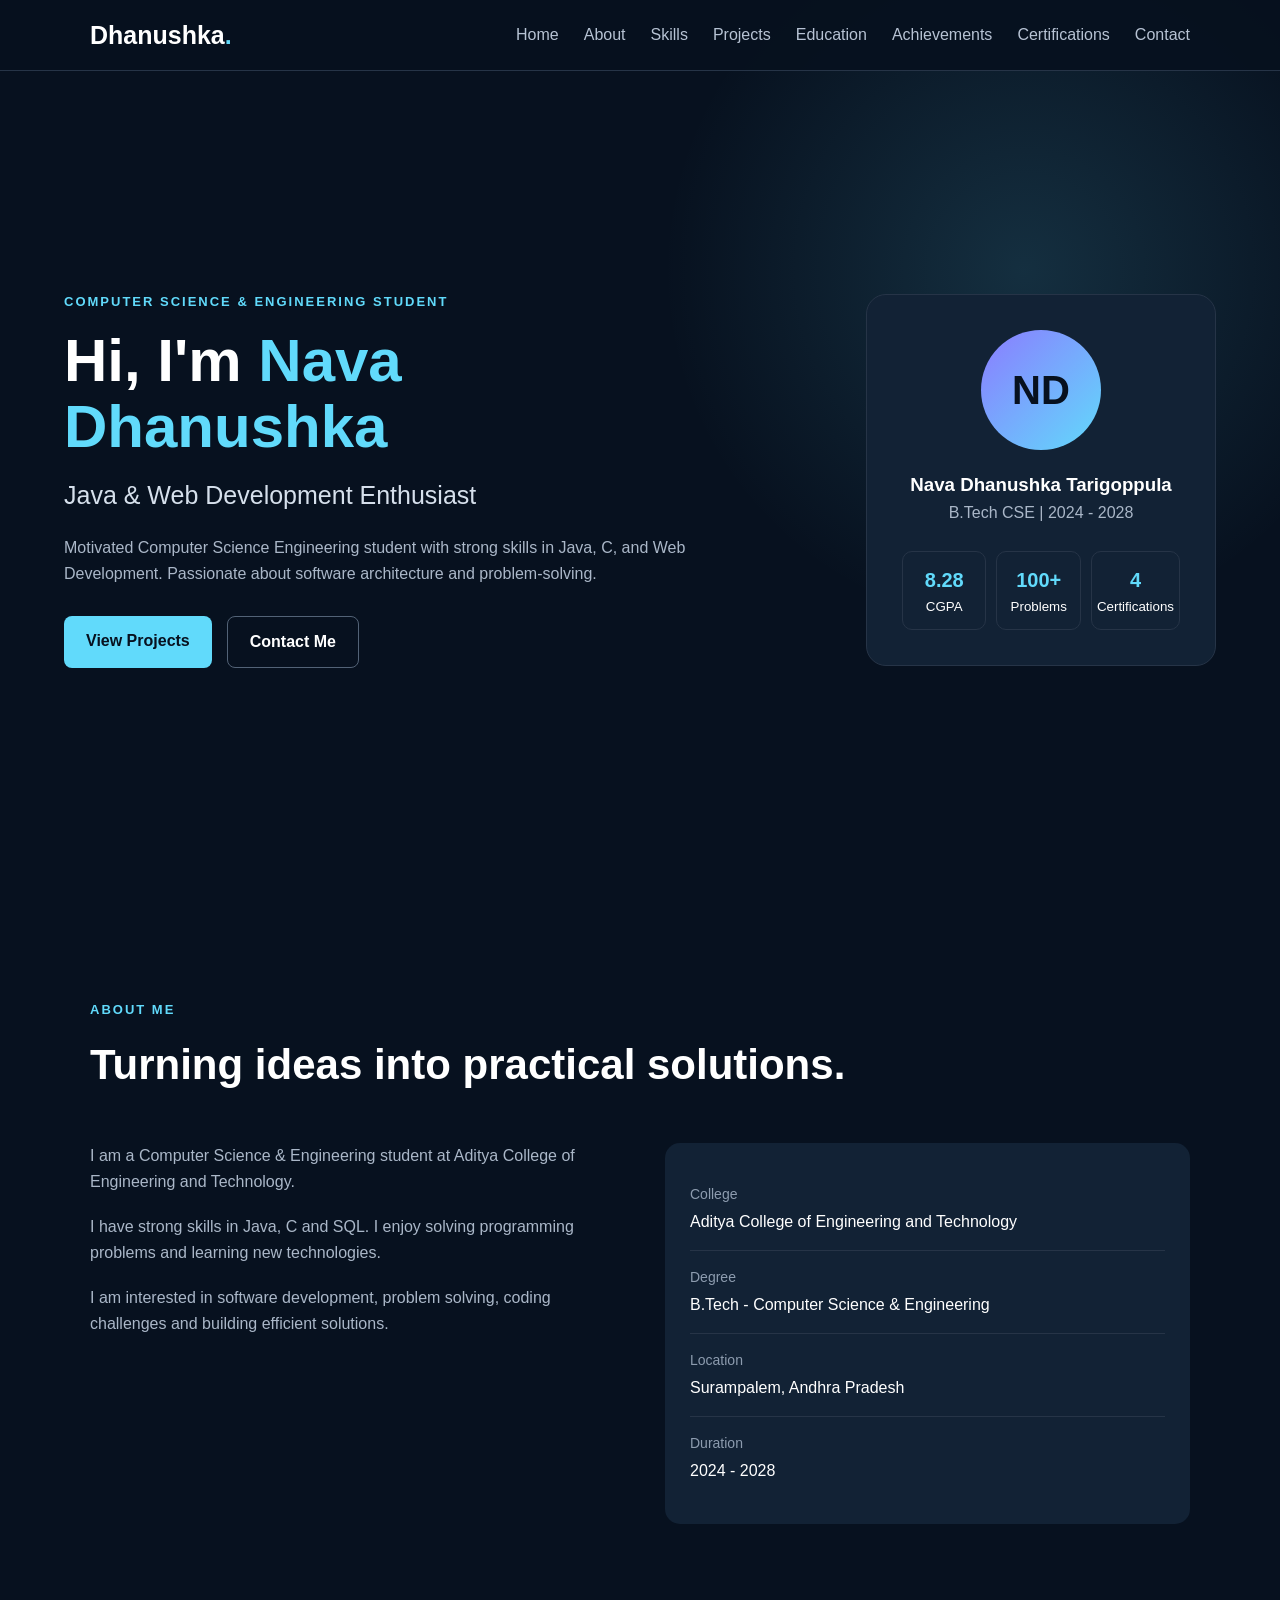
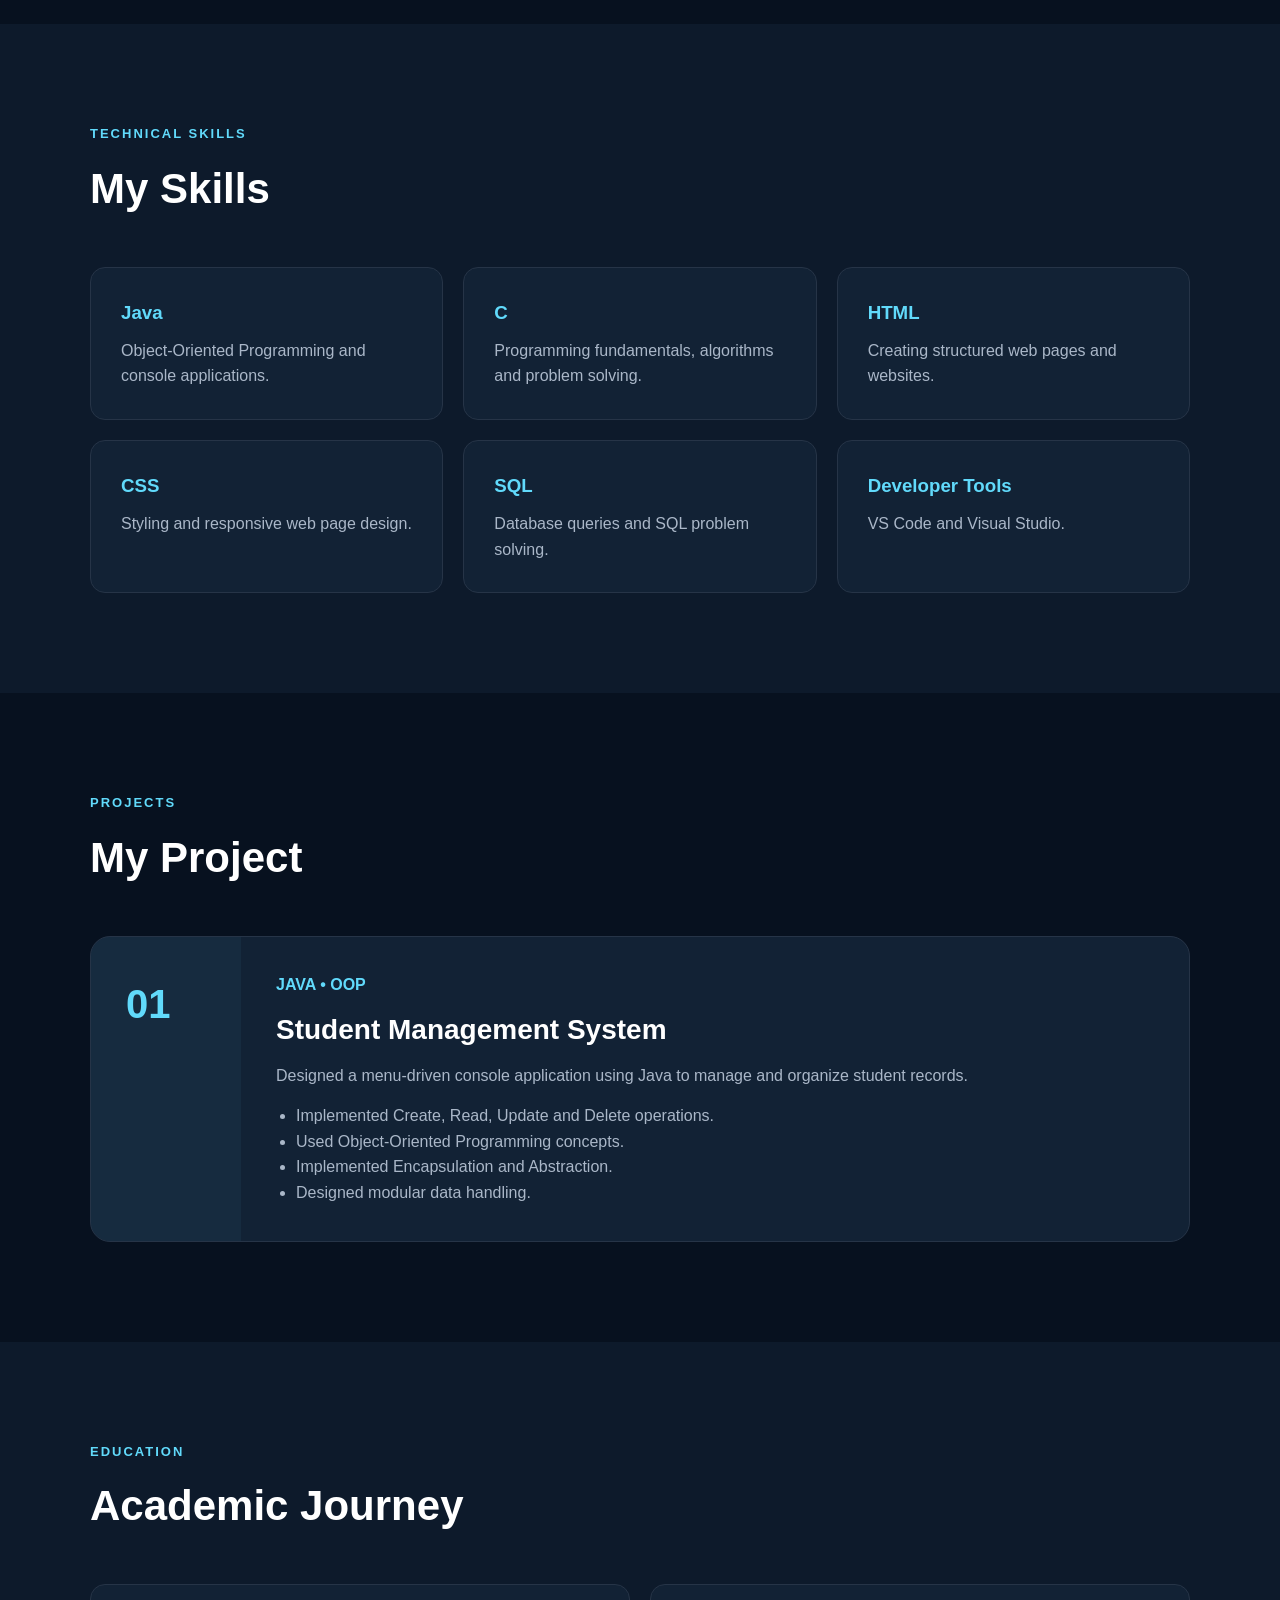
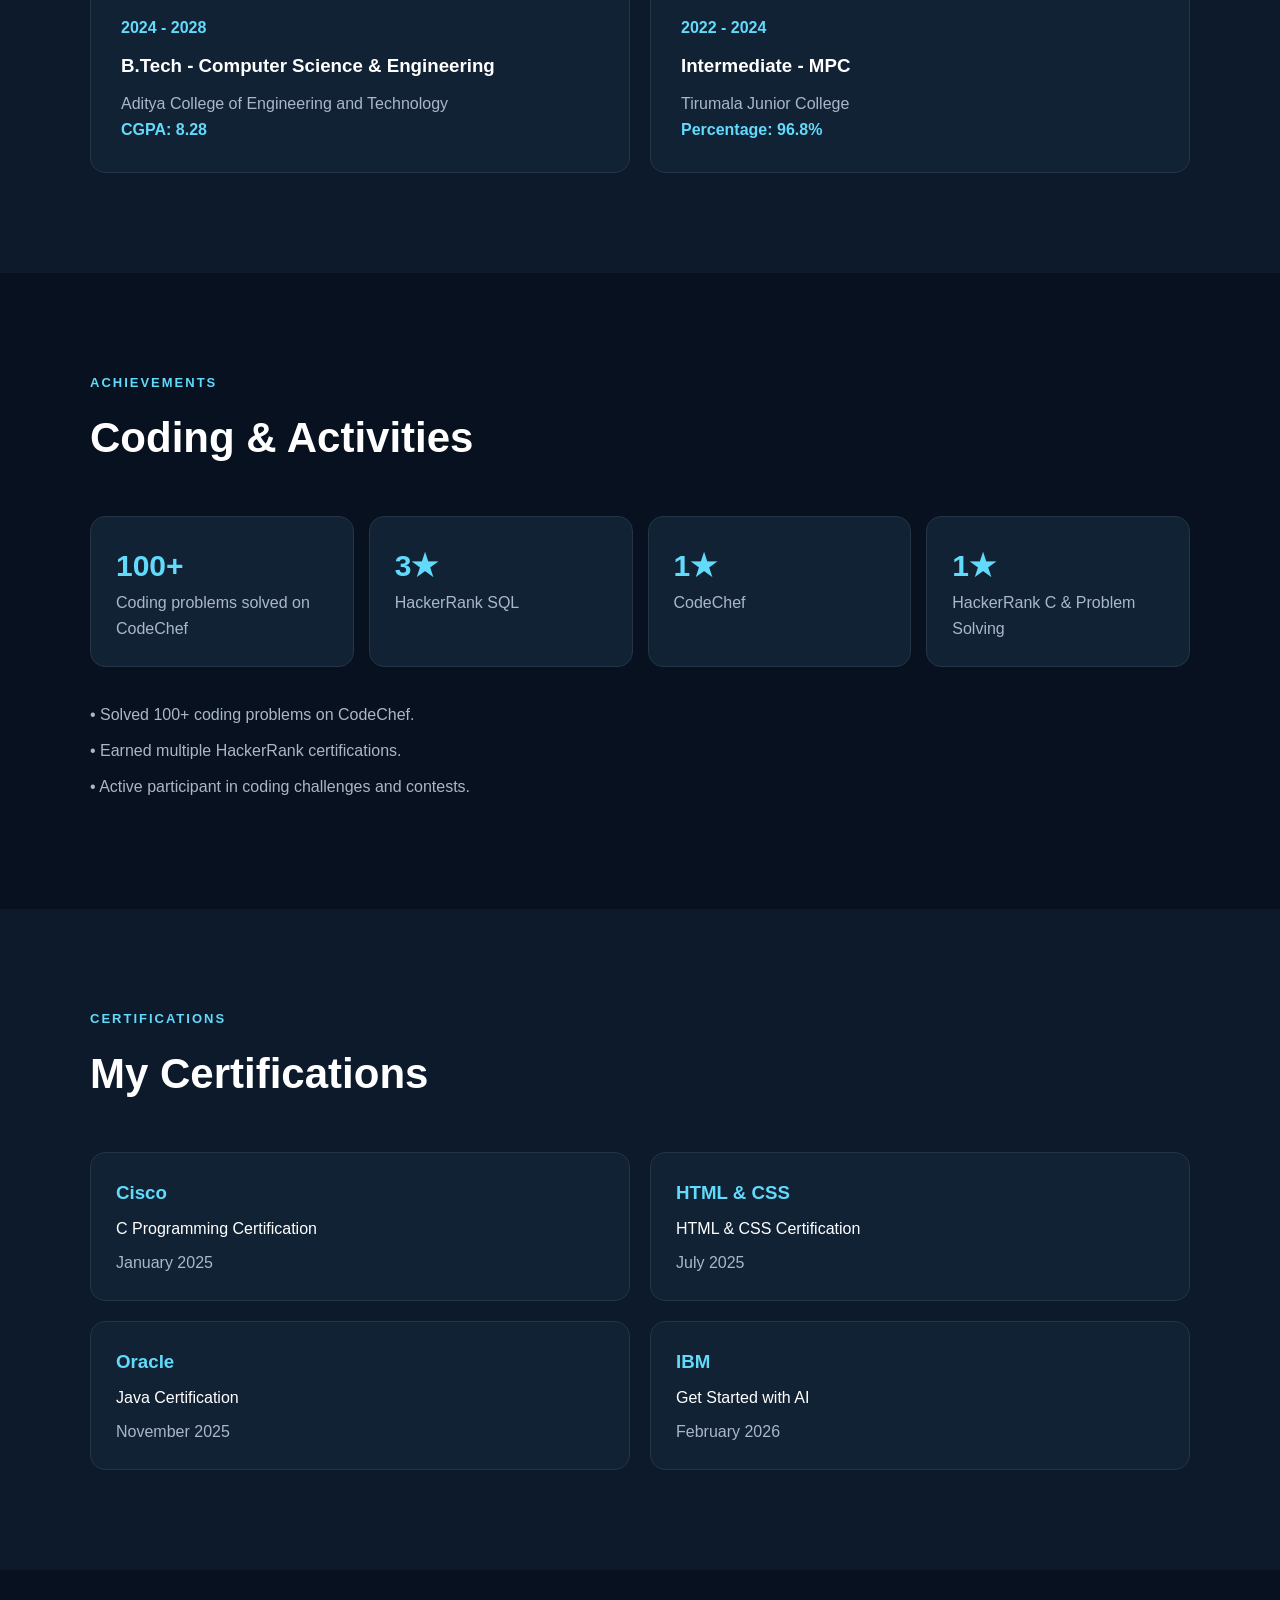
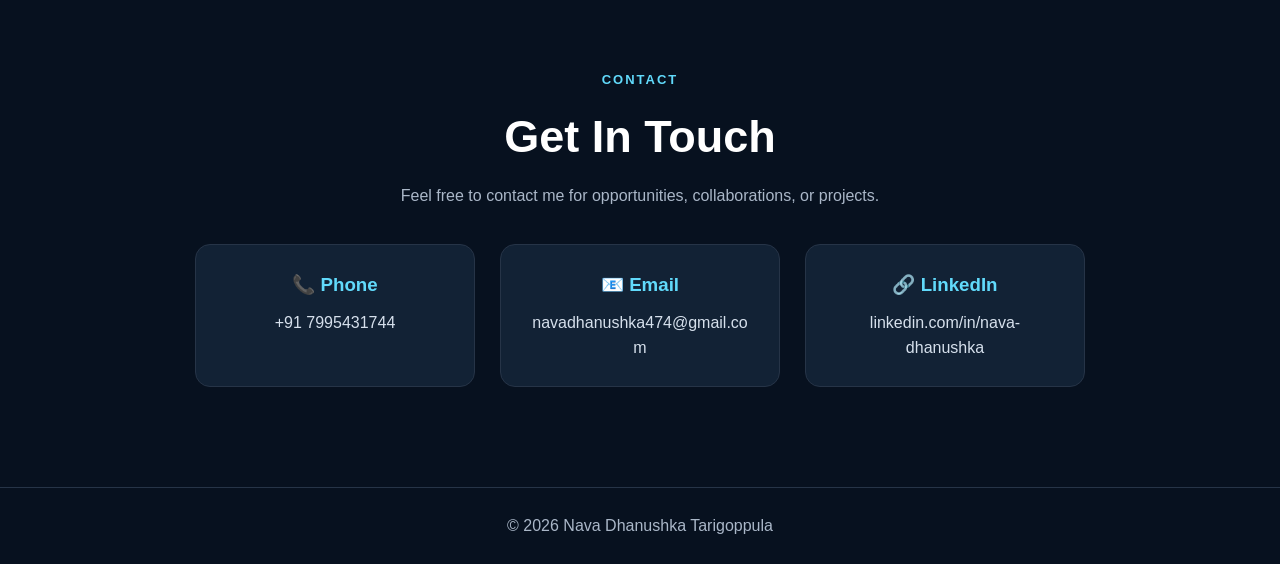
<file: index.html>
<!DOCTYPE html>
<html lang="en">

<head>

    <meta charset="UTF-8">

    <meta name="viewport"
          content="width=device-width, initial-scale=1.0">

    <title>Nava Dhanushka | Portfolio</title>

    <link rel="stylesheet" href="style.css">

</head>


<body>


<!-- ================= NAVBAR ================= -->

<header>

    <nav>

        <h2 class="logo">
            Dhanushka<span>.</span>
        </h2>


        <button id="menuBtn">
            ☰
        </button>


        <ul id="navLinks">

            <li>
                <a href="#home">Home</a>
            </li>

            <li>
                <a href="#about">About</a>
            </li>

            <li>
                <a href="#skills">Skills</a>
            </li>

            <li>
                <a href="#projects">Projects</a>
            </li>

            <li>
                <a href="#education">Education</a>
            </li>

            <li>
                <a href="#achievements">Achievements</a>
            </li>

            <li>
                <a href="#certifications">Certifications</a>
            </li>

            <li>
                <a href="#contact">Contact</a>
            </li>

        </ul>

    </nav>

</header>



<!-- ================= HOME ================= -->

<section id="home" class="home">

    <div class="home-content">

        <p class="small-title">
            COMPUTER SCIENCE & ENGINEERING STUDENT
        </p>


        <h1>
            Hi, I'm
            <span id="changingText">Nava Dhanushka</span>
        </h1>


        <h2>
            Java & Web Development Enthusiast
        </h2>


        <p>
            Motivated Computer Science Engineering student
            with strong skills in Java, C, and Web Development.
            Passionate about software architecture and
            problem-solving.
        </p>


        <div class="buttons">

            <a href="#projects"
               class="btn">
                View Projects
            </a>


            <a href="#contact"
               class="btn second">
                Contact Me
            </a>

        </div>

    </div>



    <div class="profile-card">

        <div class="profile-circle">
            ND
        </div>


        <h3>
            Nava Dhanushka Tarigoppula
        </h3>


        <p>
            B.Tech CSE | 2024 - 2028
        </p>


        <div class="stats">

            <div>

                <strong>
                    8.28
                </strong>

                <small>
                    CGPA
                </small>

            </div>


            <div>

                <strong>
                    100+
                </strong>

                <small>
                    Problems
                </small>

            </div>


            <div>

                <strong>
                    4
                </strong>

                <small>
                    Certifications
                </small>

            </div>

        </div>

    </div>

</section>



<!-- ================= ABOUT ================= -->

<section id="about">

    <div class="container">

        <p class="section-label">
            ABOUT ME
        </p>


        <h2 class="section-title">
            Turning ideas into practical solutions.
        </h2>


        <div class="about-container">


            <div class="about-text">

                <p>
                    I am a Computer Science & Engineering
                    student at Aditya College of Engineering
                    and Technology.
                </p>


                <p>
                    I have strong skills in Java, C
                     and SQL. I enjoy solving programming
                    problems and learning new technologies.
                </p>


                <p>
                    I am interested in software development,
                    problem solving, coding challenges and
                    building efficient solutions.
                </p>

            </div>



            <div class="info-card">

                <p>

                    <span>
                        College
                    </span>

                    Aditya College of Engineering
                    and Technology

                </p>


                <p>

                    <span>
                        Degree
                    </span>

                    B.Tech -
                    Computer Science & Engineering

                </p>


                <p>

                    <span>
                        Location
                    </span>

                    Surampalem,
                    Andhra Pradesh

                </p>


                <p>

                    <span>
                        Duration
                    </span>

                    2024 - 2028

                </p>

            </div>

        </div>

    </div>

</section>



<!-- ================= SKILLS ================= -->

<section id="skills"
         class="dark-section">

    <div class="container">

        <p class="section-label">
            TECHNICAL SKILLS
        </p>


        <h2 class="section-title">
            My Skills
        </h2>


        <div class="skills-container">


            <div class="skill-card">

                <h3>
                    Java
                </h3>

                <p>
                    Object-Oriented Programming
                     and console
                    applications.
                </p>

            </div>



            <div class="skill-card">

                <h3>
                    C
                </h3>

                <p>
                    Programming fundamentals,
                    algorithms and problem solving.
                </p>

            </div>



            <div class="skill-card">

                <h3>
                    HTML
                </h3>

                <p>
                    Creating structured web pages
                    and websites.
                </p>

            </div>



            <div class="skill-card">

                <h3>
                    CSS
                </h3>

                <p>
                    Styling and responsive web
                    page design.
                </p>

            </div>



            <div class="skill-card">

                <h3>
                    SQL
                </h3>

                <p>
                    Database queries and SQL
                    problem solving.
                </p>

            </div>



            <div class="skill-card">

                <h3>
                    Developer Tools
                </h3>

                <p>
                    VS Code and Visual Studio.
                </p>

            </div>

        </div>

    </div>

</section>



<!-- ================= PROJECTS ================= -->

<section id="projects">

    <div class="container">

        <p class="section-label">
            PROJECTS
        </p>


        <h2 class="section-title">
            My Project
        </h2>


        <div class="project-card">


            <div class="project-number">
                01
            </div>



            <div class="project-content">

                <p class="project-tech">
                    JAVA • OOP 
                </p>


                <h3>
                    Student Management System
                </h3>


                <p>
                    Designed a menu-driven console
                    application using Java to manage
                    and organize student records.
                </p>


                <ul>

                    <li>
                        Implemented Create, Read,
                        Update and Delete operations.
                    </li>

                    <li>
                        Used Object-Oriented
                        Programming concepts.
                    </li>

                    <li>
                        Implemented Encapsulation
                        and Abstraction.
                    </li>

                    <li>
                        Designed modular data handling.
                    </li>

                </ul>

            </div>

        </div>

    </div>

</section>



<!-- ================= EDUCATION ================= -->

<section id="education"
         class="dark-section">

    <div class="container">

        <p class="section-label">
            EDUCATION
        </p>


        <h2 class="section-title">
            Academic Journey
        </h2>


        <div class="education-container">


            <div class="education-card">

                <span>
                    2024 - 2028
                </span>


                <h3>
                    B.Tech -
                    Computer Science & Engineering
                </h3>


                <p>
                    Aditya College of Engineering
                    and Technology
                </p>


                <strong>
                    CGPA: 8.28
                </strong>

            </div>



            <div class="education-card">

                <span>
                    2022 - 2024
                </span>


                <h3>
                    Intermediate - MPC
                </h3>


                <p>
                    Tirumala Junior College
                </p>


                <strong>
                    Percentage: 96.8%
                </strong>

            </div>

        </div>

    </div>

</section>



<!-- ================= ACHIEVEMENTS ================= -->

<section id="achievements">

    <div class="container">

        <p class="section-label">
            ACHIEVEMENTS
        </p>


        <h2 class="section-title">
            Coding & Activities
        </h2>


        <div class="achievement-container">


            <div class="achievement">

                <h3>
                    100+
                </h3>

                <p>
                    Coding problems solved
                    on CodeChef
                </p>

            </div>



            <div class="achievement">

                <h3>
                    3★
                </h3>

                <p>
                    HackerRank SQL
                </p>

            </div>



            <div class="achievement">

                <h3>
                    1★
                </h3>

                <p>
                    CodeChef
                </p>

            </div>



            <div class="achievement">

                <h3>
                    1★
                </h3>

                <p>
                    HackerRank C &
                    Problem Solving
                </p>

            </div>

        </div>


        <div class="activities">

            <p>
                • Solved 100+ coding problems
                on CodeChef.
            </p>

            <p>
                • Earned multiple HackerRank
                certifications.
            </p>

            <p>
                • Active participant in coding
                challenges and contests.
            </p>

        </div>

    </div>

</section>



<!-- ================= CERTIFICATIONS ================= -->

<section id="certifications"
         class="dark-section">

    <div class="container">

        <p class="section-label">
            CERTIFICATIONS
        </p>


        <h2 class="section-title">
            My Certifications
        </h2>


        <div class="certification-container">


            <div class="certificate">

                <h3>
                    Cisco
                </h3>

                <p>
                    C Programming Certification
                </p>

                <span>
                    January 2025
                </span>

            </div>



            <div class="certificate">

                <h3>
                    HTML & CSS
                </h3>

                <p>
                    HTML & CSS Certification
                </p>

                <span>
                    July 2025
                </span>

            </div>



            <div class="certificate">

                <h3>
                    Oracle
                </h3>

                <p>
                    Java Certification
                </p>

                <span>
                    November 2025
                </span>

            </div>



            <div class="certificate">

                <h3>
                    IBM
                </h3>

                <p>
                    Get Started with AI
                </p>

                <span>
                    February 2026
                </span>

            </div>

        </div>

    </div>

</section>



<!-- ================= CONTACT ================= -->

<section id="contact">

    <div class="container contact">

        <p class="section-label">
            CONTACT
        </p>


        <h2>
            Get In Touch
        </h2>


        <p>
            Feel free to contact me for opportunities,
            collaborations, or projects.
        </p>



        <div class="contact-details">


            <!-- PHONE -->

            <div class="contact-item">

                <h3>
                    📞 Phone
                </h3>

                <a href="tel:+917995431744">
                    +91 7995431744
                </a>

            </div>



            <!-- EMAIL -->

            <div class="contact-item">

                <h3>
                    📧 Email
                </h3>

                <a href="mailto:navadhanushka474@gmail.com">

                    navadhanushka474@gmail.com

                </a>

            </div>



            <!-- LINKEDIN -->

            <div class="contact-item">

                <h3>
                    🔗 LinkedIn
                </h3>

                <a
                    href="https://linkedin.com/in/nava-dhanushka"
                    target="_blank">

                    linkedin.com/in/nava-dhanushka

                </a>

            </div>

        </div>

    </div>

</section>



<!-- ================= FOOTER ================= -->

<footer>

    <p>
        © 2026 Nava Dhanushka Tarigoppula
    </p>

</footer>



<script src="script.js"></script>

</body>

</html>
</file>
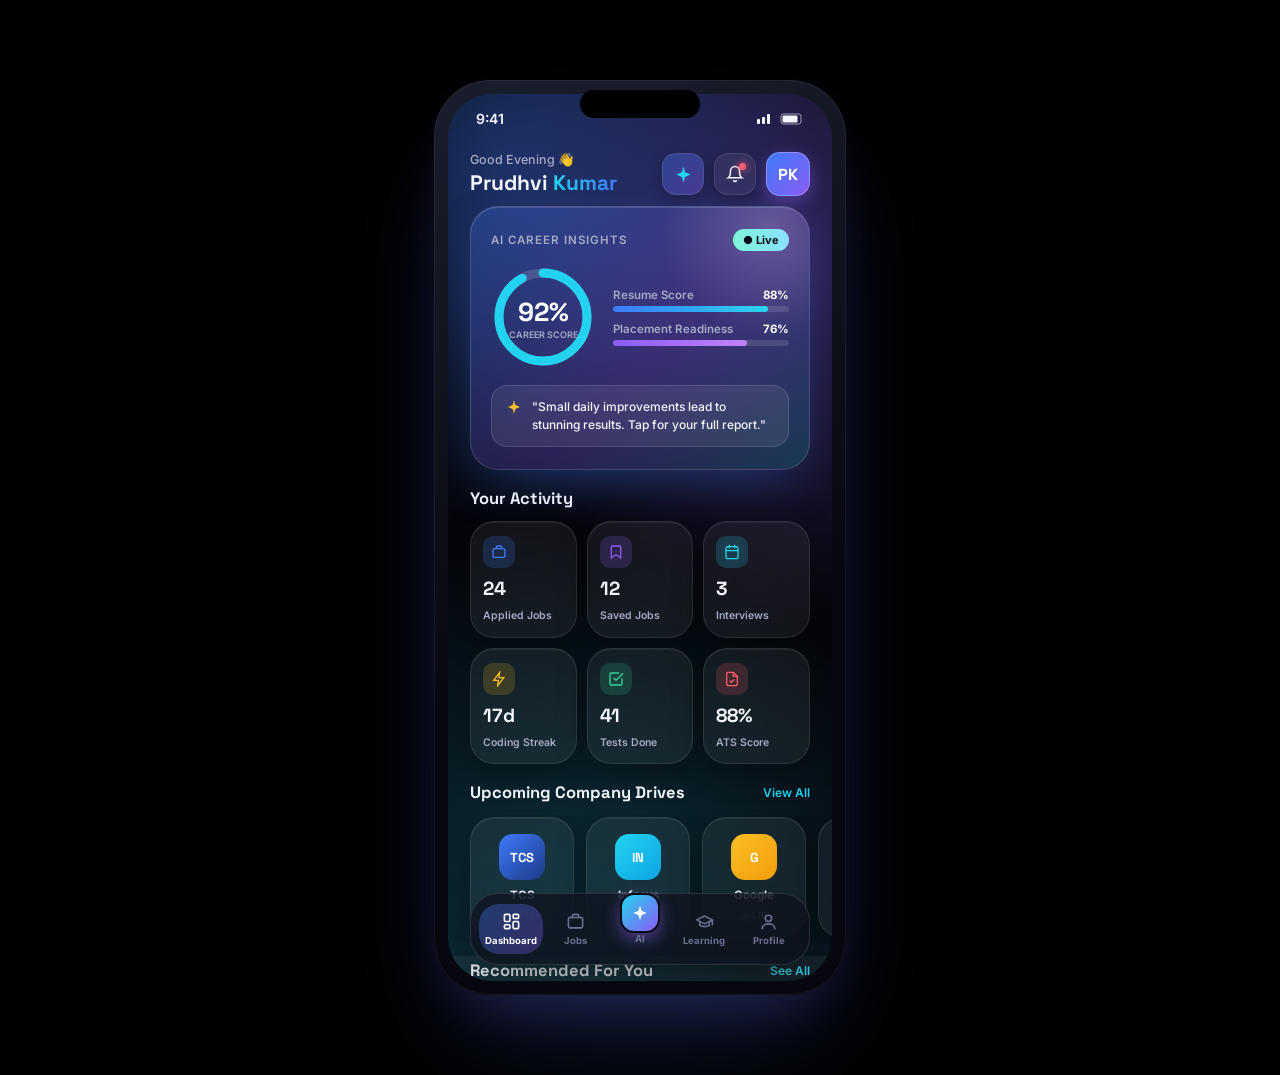
<file: xyz.html>
<!DOCTYPE html>
<html lang="en">
<head>
<meta charset="UTF-8">
<title>Rohit Career Hub</title>
<link rel="preconnect" href="https://fonts.googleapis.com">
<link href="https://fonts.googleapis.com/css2?family=Space+Grotesk:wght@400;500;600;700&family=Inter:wght@400;500;600;700;800&display=swap" rel="stylesheet">
<style>
  :root{
    --blue:#3E7BFA; --purple:#8B5CF6; --cyan:#22D3EE;
    --bg-deep:#05060C; --glass:rgba(255,255,255,0.06); --glass-brd:rgba(255,255,255,0.10);
    --txt-hi:#F5F7FF; --txt-mid:#A6ACC4; --txt-low:#6A7093;
    --success:#34D399; --warn:#FBBF24; --danger:#FF5D6C;
  }
  *{box-sizing:border-box; margin:0; padding:0;}
  html,body{background:#000; font-family:'Inter',sans-serif; display:flex; align-items:flex-start; justify-content:center; min-height:100vh; padding:40px 0;}
  button{font-family:inherit; cursor:pointer; border:none; background:none;}
  .stage{display:flex; justify-content:center;}
  .phone{position:relative; width:412px; height:915px; border-radius:56px; padding:14px;
    background:linear-gradient(160deg,#1a1d2c,#07080f 60%);
    box-shadow:0 60px 120px -30px rgba(62,123,250,.25), 0 30px 60px -20px rgba(139,92,246,.2), inset 0 0 0 1px rgba(255,255,255,.06);}
  .screen{position:relative; width:100%; height:100%; border-radius:44px; overflow:hidden;
    background:radial-gradient(circle at 15% 8%, rgba(62,123,250,.35), transparent 40%),
      radial-gradient(circle at 90% 18%, rgba(139,92,246,.32), transparent 45%),
      radial-gradient(circle at 30% 95%, rgba(34,211,238,.22), transparent 45%), var(--bg-deep);
    isolation:isolate;}
  .notch{position:absolute; top:10px; left:50%; transform:translateX(-50%); width:120px; height:28px; background:#000; border-radius:20px; z-index:80;}
  .status-bar{display:flex; justify-content:space-between; align-items:center; padding:16px 28px 4px; font-size:14px; font-weight:600; color:var(--txt-hi); position:relative; z-index:70;}

  .view{position:absolute; inset:0; top:44px; overflow-y:auto; padding-bottom:120px; scrollbar-width:none;
    opacity:0; visibility:hidden; transform:translateY(8px); transition:opacity .25s ease, transform .25s ease;}
  .view::-webkit-scrollbar{display:none;}
  .view.active{opacity:1; visibility:visible; transform:translateY(0); z-index:10;}

  .header{display:flex; align-items:center; justify-content:space-between; padding:14px 22px 10px;}
  .greet-wrap{display:flex; flex-direction:column;}
  .greet-sub{font-size:12.5px; color:var(--txt-mid); font-weight:500;}
  .greet-main{font-family:'Space Grotesk',sans-serif; font-size:21px; font-weight:700; color:var(--txt-hi); margin-top:2px;}
  .greet-main span{background:linear-gradient(90deg,var(--cyan),var(--blue)); -webkit-background-clip:text; background-clip:text; color:transparent;}
  .header-icons{display:flex; align-items:center; gap:10px;}
  .icon-btn{width:42px; height:42px; border-radius:14px; background:var(--glass); border:1px solid var(--glass-brd); backdrop-filter:blur(20px);
    display:flex; align-items:center; justify-content:center; position:relative; box-shadow:0 4px 14px rgba(0,0,0,.25); transition:transform .15s ease, background .2s ease;}
  .icon-btn:active{transform:scale(.9);}
  .icon-btn .dot{position:absolute; top:9px; right:9px; width:7px; height:7px; border-radius:50%; background:var(--danger); box-shadow:0 0 8px var(--danger);}
  .avatar{width:44px; height:44px; border-radius:14px; background:linear-gradient(135deg,var(--blue),var(--purple)); display:flex; align-items:center; justify-content:center;
    font-family:'Space Grotesk',sans-serif; font-weight:700; color:#fff; font-size:16px; box-shadow:0 6px 16px rgba(139,92,246,.4); border:1.5px solid rgba(255,255,255,.25); transition:transform .15s ease;}
  .avatar:active{transform:scale(.9);}
  .ai-icon-btn{background:linear-gradient(135deg, rgba(62,123,250,.35), rgba(139,92,246,.35));}

  .section{padding:18px 22px 0;}
  .section-head{display:flex; align-items:center; justify-content:space-between; margin-bottom:12px;}
  .section-title{font-family:'Space Grotesk',sans-serif; font-size:16.5px; font-weight:700; color:var(--txt-hi);}
  .section-link{font-size:12px; color:var(--cyan); font-weight:600; transition:opacity .15s;}
  .section-link:active{opacity:.5;}

  .glass-card{background:var(--glass); border:1px solid var(--glass-brd); backdrop-filter:blur(24px); -webkit-backdrop-filter:blur(24px);
    border-radius:24px; box-shadow:0 8px 30px rgba(0,0,0,.35), inset 0 1px 0 rgba(255,255,255,.06);}

  /* Hero */
  .hero{margin:0 22px 0; border-radius:28px; padding:22px 20px; position:relative; overflow:hidden;
    background:linear-gradient(135deg, rgba(62,123,250,.28), rgba(139,92,246,.24) 55%, rgba(34,211,238,.2));
    border:1px solid rgba(255,255,255,.14); box-shadow:0 20px 50px -12px rgba(62,123,250,.35), inset 0 1px 0 rgba(255,255,255,.15); cursor:pointer;}
  .hero::before{content:""; position:absolute; width:220px; height:220px; border-radius:50%; background:radial-gradient(circle, rgba(255,255,255,.18), transparent 70%); top:-90px; right:-70px;}
  .hero-top{display:flex; align-items:center; justify-content:space-between; position:relative;}
  .hero-label{font-size:11.5px; color:var(--txt-mid); font-weight:600; letter-spacing:1px; text-transform:uppercase;}
  .hero-badge{font-size:11px; font-weight:700; color:#0B0E1A; background:linear-gradient(90deg,#7CF5D6,#8BE0FF); padding:4px 10px; border-radius:20px;}
  .hero-mid{display:flex; align-items:center; gap:18px; margin-top:14px;}
  .ring-wrap{position:relative; width:104px; height:104px; flex-shrink:0;}
  .ring-score{position:absolute; inset:0; display:flex; flex-direction:column; align-items:center; justify-content:center;}
  .ring-score .num{font-family:'Space Grotesk',sans-serif; font-size:26px; font-weight:700; color:#fff;}
  .ring-score .lab{font-size:9px; color:var(--txt-mid); font-weight:600;}
  .hero-metrics{flex:1; display:flex; flex-direction:column; gap:10px;}
  .mini-metric{display:flex; flex-direction:column; gap:4px;}
  .mini-metric-top{display:flex; justify-content:space-between; font-size:11.5px; color:var(--txt-mid); font-weight:600;}
  .mini-metric-top b{color:#fff; font-weight:700;}
  .bar-track{height:6px; border-radius:6px; background:rgba(255,255,255,.12); overflow:hidden;}
  .bar-fill{height:100%; border-radius:6px;}
  .fill-blue{background:linear-gradient(90deg,var(--blue),var(--cyan));}
  .fill-purple{background:linear-gradient(90deg,var(--purple),#C084FC);}
  .motivation{margin-top:16px; padding:12px 14px; border-radius:16px; background:rgba(255,255,255,.08); border:1px solid rgba(255,255,255,.12);
    font-size:12px; color:var(--txt-hi); font-weight:500; line-height:1.5; display:flex; gap:10px; align-items:flex-start;}

  .stats-grid{display:grid; grid-template-columns:1fr 1fr 1fr; gap:10px;}
  .stat-card{padding:14px 12px; display:flex; flex-direction:column; gap:8px; align-items:flex-start; transition:transform .15s ease, background .2s ease;}
  .stat-card:active{transform:scale(.96); background:rgba(255,255,255,.1);}
  .stat-icon{width:32px; height:32px; border-radius:10px; display:flex; align-items:center; justify-content:center;}
  .stat-num{font-family:'Space Grotesk',sans-serif; font-size:19px; font-weight:700; color:var(--txt-hi);}
  .stat-lab{font-size:10.5px; color:var(--txt-mid); font-weight:600; line-height:1.3;}

  .drives-row{display:flex; gap:12px; overflow-x:auto; padding:2px 22px 4px; scrollbar-width:none;}
  .drives-row::-webkit-scrollbar{display:none;}
  .drive-card{min-width:104px; flex-shrink:0; padding:16px 10px; display:flex; flex-direction:column; align-items:center; gap:8px; transition:transform .15s ease;}
  .drive-card:active{transform:scale(.94);}
  .drive-logo{width:46px; height:46px; border-radius:14px; display:flex; align-items:center; justify-content:center; font-family:'Space Grotesk',sans-serif; font-weight:700; font-size:13px; color:#fff;}
  .drive-name{font-size:11.5px; font-weight:700; color:var(--txt-hi);}
  .drive-date{font-size:9.5px; color:var(--txt-mid); font-weight:500;}

  .job-card{padding:16px; margin:0 22px 12px; display:flex; flex-direction:column; gap:12px; position:relative;}
  .job-top{display:flex; gap:12px; align-items:center;}
  .job-logo{width:48px; height:48px; border-radius:14px; flex-shrink:0; display:flex; align-items:center; justify-content:center; font-family:'Space Grotesk',sans-serif; font-weight:700; font-size:14px; color:#fff;}
  .job-info{flex:1; min-width:0;}
  .job-role{font-size:14.5px; font-weight:700; color:var(--txt-hi); font-family:'Space Grotesk',sans-serif;}
  .job-company{font-size:11.5px; color:var(--txt-mid); font-weight:500; margin-top:2px;}
  .save-btn{width:34px; height:34px; border-radius:12px; background:rgba(255,255,255,.06); border:1px solid var(--glass-brd); display:flex; align-items:center; justify-content:center; flex-shrink:0; transition:transform .15s ease;}
  .save-btn:active{transform:scale(.85);}
  .save-btn.saved svg{fill:var(--cyan); stroke:var(--cyan);}
  .job-meta{display:flex; gap:14px; padding-top:2px; border-top:1px solid rgba(255,255,255,.08);}
  .job-meta-item{display:flex; align-items:center; gap:5px; font-size:11px; color:var(--txt-mid); font-weight:600;}
  .job-bottom{display:flex; align-items:center; justify-content:space-between;}
  .job-salary{font-size:13px; font-weight:700; color:var(--success);}
  .apply-btn{padding:9px 20px; border-radius:14px; font-size:12px; font-weight:700; color:#fff; background:linear-gradient(90deg,var(--blue),var(--purple));
    box-shadow:0 6px 16px rgba(62,123,250,.4); border:1px solid rgba(255,255,255,.2); transition:transform .15s ease, background .2s ease, box-shadow .2s ease;}
  .apply-btn:active{transform:scale(.94);}
  .apply-btn.applied{background:linear-gradient(90deg,var(--success),#059669); box-shadow:0 6px 16px rgba(52,211,153,.35);}

  .learning-row{display:flex; gap:10px; overflow-x:auto; padding:2px 22px 4px; scrollbar-width:none;}
  .learning-row::-webkit-scrollbar{display:none;}
  .learn-card{min-width:88px; flex-shrink:0; padding:14px 10px; display:flex; flex-direction:column; align-items:center; gap:10px; transition:transform .15s ease;}
  .learn-card:active{transform:scale(.94);}
  .learn-ring{position:relative; width:64px; height:64px;}
  .learn-ring-lab{position:absolute; inset:0; display:flex; align-items:center; justify-content:center; font-size:12px; font-weight:700; color:#fff; font-family:'Space Grotesk',sans-serif;}
  .learn-name{font-size:11px; font-weight:700; color:var(--txt-hi);}

  /* Bottom nav */
  .bottom-nav{position:absolute; bottom:16px; left:50%; transform:translateX(-50%); width:calc(100% - 44px); display:flex; align-items:center; justify-content:space-between;
    padding:10px 8px; border-radius:28px; background:rgba(14,16,28,.75); border:1px solid rgba(255,255,255,.12); backdrop-filter:blur(30px);
    box-shadow:0 20px 50px -10px rgba(0,0,0,.6); z-index:90;}
  .nav-item{flex:1; display:flex; flex-direction:column; align-items:center; gap:4px; padding:8px 0; border-radius:20px; position:relative; transition:background .2s ease;}
  .nav-item.active{background:linear-gradient(135deg, rgba(62,123,250,.35), rgba(139,92,246,.3));}
  .nav-item:active{transform:scale(.92);}
  .nav-label{font-size:9.5px; font-weight:700; color:var(--txt-low);}
  .nav-item.active .nav-label{color:#fff;}
  .nav-item.active svg{stroke:#fff !important;}
  .nav-ai{width:40px; height:40px; border-radius:14px; display:flex; align-items:center; justify-content:center; background:linear-gradient(135deg,var(--cyan),var(--purple));
    box-shadow:0 6px 16px rgba(139,92,246,.5); margin-top:-22px; border:2px solid #0B0E1A;}

  /* Notification panel */
  .notif-panel{position:absolute; top:66px; right:16px; width:270px; max-height:380px; overflow-y:auto; border-radius:20px; z-index:100;
    background:rgba(16,18,32,.92); border:1px solid var(--glass-brd); backdrop-filter:blur(30px); box-shadow:0 20px 50px rgba(0,0,0,.5);
    opacity:0; visibility:hidden; transform:translateY(-8px) scale(.97); transition:all .2s ease; scrollbar-width:none;}
  .notif-panel::-webkit-scrollbar{display:none;}
  .notif-panel.open{opacity:1; visibility:visible; transform:translateY(0) scale(1);}
  .notif-head{display:flex; justify-content:space-between; align-items:center; padding:14px 16px 8px;}
  .notif-head span{font-size:13px; font-weight:700; color:var(--txt-hi);}
  .notif-head button{font-size:11px; color:var(--cyan); font-weight:600;}
  .notif-item{display:flex; gap:10px; padding:10px 16px; border-top:1px solid rgba(255,255,255,.06); align-items:flex-start;}
  .notif-dot{width:8px; height:8px; border-radius:50%; background:var(--cyan); margin-top:5px; flex-shrink:0;}
  .notif-text{flex:1; font-size:11.5px; color:var(--txt-hi); line-height:1.4;}
  .notif-text b{font-weight:700;}
  .notif-time{font-size:9.5px; color:var(--txt-low); margin-top:2px;}
  .notif-x{font-size:14px; color:var(--txt-low); padding:2px 4px;}
  .notif-empty{padding:30px 16px; text-align:center; font-size:12px; color:var(--txt-mid);}

  /* Toast */
  .toast{position:absolute; bottom:130px; left:50%; transform:translateX(-50%) translateY(20px); z-index:200; padding:11px 18px; border-radius:16px;
    background:rgba(20,22,36,.95); border:1px solid var(--glass-brd); backdrop-filter:blur(20px); font-size:12.5px; font-weight:600; color:var(--txt-hi);
    box-shadow:0 15px 40px rgba(0,0,0,.5); opacity:0; transition:all .3s ease; display:flex; align-items:center; gap:8px; white-space:nowrap;}
  .toast.show{opacity:1; transform:translateX(-50%) translateY(0);}

  /* Overlay / modal */
  .overlay{position:absolute; inset:0; z-index:150; background:rgba(3,4,10,.7); backdrop-filter:blur(4px); display:flex; align-items:flex-end; opacity:0; visibility:hidden; transition:all .25s ease;}
  .overlay.open{opacity:1; visibility:visible;}
  .sheet{width:100%; background:linear-gradient(180deg,#141726,#0B0E1A); border-radius:28px 28px 0 0; border:1px solid var(--glass-brd); border-bottom:none;
    padding:20px 22px 28px; transform:translateY(30px); transition:transform .25s ease; max-height:80%; overflow-y:auto; scrollbar-width:none;}
  .sheet::-webkit-scrollbar{display:none;}
  .overlay.open .sheet{transform:translateY(0);}
  .sheet-handle{width:40px; height:4px; border-radius:4px; background:rgba(255,255,255,.2); margin:0 auto 16px;}
  .sheet-title{font-family:'Space Grotesk',sans-serif; font-size:17px; font-weight:700; color:var(--txt-hi); margin-bottom:14px; display:flex; justify-content:space-between; align-items:center;}
  .sheet-close{width:30px; height:30px; border-radius:10px; background:rgba(255,255,255,.08); display:flex; align-items:center; justify-content:center; font-size:14px; color:var(--txt-mid);}
  .lesson-item{display:flex; align-items:center; gap:12px; padding:12px 0; border-bottom:1px solid rgba(255,255,255,.06);}
  .lesson-check{width:24px; height:24px; border-radius:8px; border:2px solid var(--txt-low); flex-shrink:0; display:flex; align-items:center; justify-content:center; transition:all .2s ease;}
  .lesson-check.done{background:linear-gradient(135deg,var(--success),#059669); border-color:var(--success);}
  .lesson-name{flex:1; font-size:13px; color:var(--txt-hi); font-weight:600;}
  .lesson-name.done{color:var(--txt-mid); text-decoration:line-through;}
  .lesson-dur{font-size:11px; color:var(--txt-low); font-weight:600;}

  /* Jobs view specifics */
  .search-bar{margin:0 22px 14px; display:flex; align-items:center; gap:10px; padding:12px 14px; border-radius:18px; background:var(--glass); border:1px solid var(--glass-brd);}
  .search-bar input{flex:1; background:none; border:none; outline:none; color:var(--txt-hi); font-size:13px; font-family:inherit;}
  .search-bar input::placeholder{color:var(--txt-low);}
  .filter-row{display:flex; gap:8px; padding:0 22px 16px; overflow-x:auto; scrollbar-width:none;}
  .filter-row::-webkit-scrollbar{display:none;}
  .filter-chip{padding:8px 16px; border-radius:14px; font-size:12px; font-weight:700; color:var(--txt-mid); background:var(--glass); border:1px solid var(--glass-brd); white-space:nowrap; transition:all .2s ease;}
  .filter-chip.active{background:linear-gradient(90deg,var(--blue),var(--purple)); color:#fff; border-color:transparent;}

  /* AI view */
  .ai-chat{padding:16px 18px; display:flex; flex-direction:column; gap:12px;}
  .msg{max-width:80%; padding:11px 14px; border-radius:18px; font-size:12.5px; line-height:1.5; font-weight:500;}
  .msg.bot{align-self:flex-start; background:var(--glass); border:1px solid var(--glass-brd); color:var(--txt-hi); border-bottom-left-radius:6px;}
  .msg.user{align-self:flex-end; background:linear-gradient(135deg,var(--blue),var(--purple)); color:#fff; border-bottom-right-radius:6px;}
  .quick-chips{display:flex; flex-wrap:wrap; gap:8px; padding:6px 18px 14px;}
  .quick-chip{padding:8px 14px; border-radius:14px; font-size:11.5px; font-weight:600; color:var(--cyan); background:rgba(34,211,238,.1); border:1px solid rgba(34,211,238,.25); transition:transform .15s ease;}
  .quick-chip:active{transform:scale(.94);}
  .ai-input-row{position:absolute; bottom:96px; left:16px; right:16px; display:flex; gap:8px; padding:8px; border-radius:20px; background:rgba(16,18,32,.85); border:1px solid var(--glass-brd); backdrop-filter:blur(20px); z-index:20;}
  .ai-input-row input{flex:1; background:none; border:none; outline:none; color:var(--txt-hi); font-size:13px; padding:0 8px; font-family:inherit;}
  .ai-send{width:38px; height:38px; border-radius:14px; background:linear-gradient(135deg,var(--cyan),var(--purple)); display:flex; align-items:center; justify-content:center; flex-shrink:0; transition:transform .15s ease;}
  .ai-send:active{transform:scale(.88);}
  .typing{display:flex; gap:4px; padding:6px 4px;}
  .typing span{width:6px; height:6px; border-radius:50%; background:var(--txt-mid); animation:blink 1.2s infinite ease-in-out;}
  .typing span:nth-child(2){animation-delay:.2s;} .typing span:nth-child(3){animation-delay:.4s;}
  @keyframes blink{0%,80%,100%{opacity:.3; transform:translateY(0);} 40%{opacity:1; transform:translateY(-3px);}}

  /* Profile view */
  .profile-hero{display:flex; flex-direction:column; align-items:center; padding:26px 22px 20px; text-align:center;}
  .profile-avatar{width:88px; height:88px; border-radius:26px; background:linear-gradient(135deg,var(--blue),var(--purple)); display:flex; align-items:center; justify-content:center;
    font-family:'Space Grotesk',sans-serif; font-weight:700; color:#fff; font-size:30px; box-shadow:0 12px 30px rgba(139,92,246,.4); border:2px solid rgba(255,255,255,.2); position:relative;}
  .edit-badge{position:absolute; bottom:-4px; right:-4px; width:26px; height:26px; border-radius:9px; background:var(--cyan); display:flex; align-items:center; justify-content:center; border:3px solid #0B0E1A;}
  .profile-name{font-family:'Space Grotesk',sans-serif; font-size:19px; font-weight:700; color:var(--txt-hi); margin-top:14px;}
  .profile-email{font-size:12px; color:var(--txt-mid); margin-top:3px;}
  .profile-stats{display:flex; gap:0; margin-top:16px; width:100%;}
  .profile-stat{flex:1; text-align:center; padding:0 6px;}
  .profile-stat .n{font-family:'Space Grotesk',sans-serif; font-size:17px; font-weight:700; color:var(--txt-hi);}
  .profile-stat .l{font-size:10px; color:var(--txt-mid); font-weight:600; margin-top:2px;}
  .menu-list{margin:6px 22px 16px; overflow:hidden;}
  .menu-item{display:flex; align-items:center; gap:12px; padding:14px 16px; border-bottom:1px solid rgba(255,255,255,.06); transition:background .15s ease;}
  .menu-item:last-child{border-bottom:none;}
  .menu-item:active{background:rgba(255,255,255,.05);}
  .menu-icon{width:36px; height:36px; border-radius:11px; display:flex; align-items:center; justify-content:center; flex-shrink:0;}
  .menu-label{flex:1; font-size:13px; font-weight:600; color:var(--txt-hi);}
  .toggle{width:44px; height:26px; border-radius:20px; background:rgba(255,255,255,.12); position:relative; transition:background .2s ease; flex-shrink:0;}
  .toggle.on{background:linear-gradient(90deg,var(--blue),var(--purple));}
  .toggle-dot{position:absolute; top:3px; left:3px; width:20px; height:20px; border-radius:50%; background:#fff; transition:transform .2s ease; box-shadow:0 2px 6px rgba(0,0,0,.3);}
  .toggle.on .toggle-dot{transform:translateX(18px);}
  .logout-btn{margin:6px 22px 20px; padding:15px; border-radius:18px; text-align:center; font-size:13px; font-weight:700; color:var(--danger); background:rgba(255,93,108,.1); border:1px solid rgba(255,93,108,.25);}

  .confirm-box{position:absolute; inset:0; z-index:250; background:rgba(3,4,10,.75); backdrop-filter:blur(4px); display:flex; align-items:center; justify-content:center; opacity:0; visibility:hidden; transition:all .2s ease;}
  .confirm-box.open{opacity:1; visibility:visible;}
  .confirm-card{width:82%; padding:22px; border-radius:22px; background:linear-gradient(160deg,#171a2b,#0B0E1A); border:1px solid var(--glass-brd); text-align:center; transform:scale(.9); transition:transform .2s ease;}
  .confirm-box.open .confirm-card{transform:scale(1);}
  .confirm-card h3{font-family:'Space Grotesk',sans-serif; font-size:15px; color:var(--txt-hi); margin-bottom:8px;}
  .confirm-card p{font-size:12px; color:var(--txt-mid); margin-bottom:18px; line-height:1.5;}
  .confirm-actions{display:flex; gap:10px;}
  .confirm-actions button{flex:1; padding:11px; border-radius:14px; font-size:12.5px; font-weight:700;}
  .btn-cancel{background:rgba(255,255,255,.08); color:var(--txt-hi); border:1px solid var(--glass-brd);}
  .btn-danger{background:linear-gradient(90deg,#FF5D6C,#DC2626); color:#fff;}
</style>
</head>
<body>
<div class="stage">
  <div class="phone">
    <div class="notch"></div>
    <div class="screen" id="screen">
      <div class="status-bar">
        <span>9:41</span>
        <span style="display:flex; gap:6px; align-items:center;">
          <svg width="18" height="12" viewBox="0 0 18 12" fill="none"><rect x="1" y="6" width="3" height="5" rx="1" fill="#F5F7FF"/><rect x="6" y="4" width="3" height="7" rx="1" fill="#F5F7FF"/><rect x="11" y="1" width="3" height="10" rx="1" fill="#F5F7FF"/></svg>
          <svg width="24" height="12" viewBox="0 0 24 12" fill="none"><rect x="1" y="1" width="20" height="10" rx="2.5" stroke="#F5F7FF" stroke-opacity="0.6"/><rect x="2.5" y="2.5" width="15" height="7" rx="1.3" fill="#F5F7FF"/></svg>
        </span>
      </div>

      <!-- ============ DASHBOARD VIEW ============ -->
      <div class="view active" id="view-dashboard">
        <div class="header">
          <div class="greet-wrap">
            <span class="greet-sub">Good Evening 👋</span>
            <span class="greet-main">Prudhvi <span>Kumar</span></span>
          </div>
          <div class="header-icons">
            <button class="icon-btn ai-icon-btn" onclick="switchView('ai')">
              <svg width="19" height="19" viewBox="0 0 24 24" fill="none"><path d="M12 2L14 9L21 12L14 15L12 22L10 15L3 12L10 9L12 2Z" fill="url(#g1)"/><defs><linearGradient id="g1" x1="3" y1="2" x2="21" y2="22"><stop stop-color="#22D3EE"/><stop offset="1" stop-color="#8B5CF6"/></linearGradient></defs></svg>
            </button>
            <button class="icon-btn" id="bellBtn" onclick="toggleNotif(event)">
              <span class="dot" id="notifDot"></span>
              <svg width="18" height="18" viewBox="0 0 24 24" fill="none" stroke="#F5F7FF" stroke-width="2" stroke-linecap="round"><path d="M18 8a6 6 0 10-12 0c0 7-3 9-3 9h18s-3-2-3-9"/><path d="M13.7 21a2 2 0 01-3.4 0"/></svg>
            </button>
            <button class="avatar" onclick="switchView('profile')">PK</button>
          </div>
        </div>

        <div class="hero" onclick="showSheet('career')">
          <div class="hero-top">
            <span class="hero-label">AI Career Insights</span>
            <span class="hero-badge">● Live</span>
          </div>
          <div class="hero-mid">
            <div class="ring-wrap">
              <svg width="104" height="104" viewBox="0 0 104 104">
                <circle cx="52" cy="52" r="44" stroke="rgba(255,255,255,0.15)" stroke-width="9" fill="none"/>
                <circle cx="52" cy="52" r="44" stroke="url(#ringGrad)" stroke-width="9" fill="none" stroke-dasharray="276.4" stroke-dashoffset="22" stroke-linecap="round" transform="rotate(-90 52 52)"/>
                <defs><linearGradient id="ringGrad" x1="0" y1="0" x2="104" y2="104"><stop stop-color="#22D3EE"/><stop offset="0.5" stop-color="#3E7BFA"/><stop offset="1" stop-color="#8B5CF6"/></linearGradient></defs>
              </svg>
              <div class="ring-score"><span class="num">92%</span><span class="lab">CAREER SCORE</span></div>
            </div>
            <div class="hero-metrics">
              <div class="mini-metric"><div class="mini-metric-top"><span>Resume Score</span><b>88%</b></div><div class="bar-track"><div class="bar-fill fill-blue" style="width:88%"></div></div></div>
              <div class="mini-metric"><div class="mini-metric-top"><span>Placement Readiness</span><b>76%</b></div><div class="bar-track"><div class="bar-fill fill-purple" style="width:76%"></div></div></div>
            </div>
          </div>
          <div class="motivation">
            <svg width="16" height="16" viewBox="0 0 24 24" fill="none" style="flex-shrink:0; margin-top:1px;"><path d="M12 2L14 9L21 12L14 15L12 22L10 15L3 12L10 9L12 2Z" fill="#FBBF24"/></svg>
            <span>"Small daily improvements lead to stunning results. Tap for your full report."</span>
          </div>
        </div>

        <div class="section">
          <div class="section-head"><span class="section-title">Your Activity</span></div>
          <div class="stats-grid">
            <button class="glass-card stat-card" onclick="switchView('jobs')"><div class="stat-icon" style="background:rgba(62,123,250,0.2);"><svg width="16" height="16" viewBox="0 0 24 24" fill="none" stroke="#3E7BFA" stroke-width="2" stroke-linecap="round"><rect x="3" y="7" width="18" height="13" rx="2"/><path d="M8 7V5a2 2 0 012-2h4a2 2 0 012 2v2"/></svg></div><span class="stat-num">24</span><span class="stat-lab">Applied Jobs</span></button>
            <button class="glass-card stat-card" onclick="switchView('jobs')"><div class="stat-icon" style="background:rgba(139,92,246,0.2);"><svg width="16" height="16" viewBox="0 0 24 24" fill="none" stroke="#8B5CF6" stroke-width="2" stroke-linecap="round"><path d="M19 21l-7-5-7 5V5a2 2 0 012-2h10a2 2 0 012 2z"/></svg></div><span class="stat-num">12</span><span class="stat-lab">Saved Jobs</span></button>
            <button class="glass-card stat-card" onclick="showToast('📅 3 interviews scheduled this week')"><div class="stat-icon" style="background:rgba(34,211,238,0.2);"><svg width="16" height="16" viewBox="0 0 24 24" fill="none" stroke="#22D3EE" stroke-width="2" stroke-linecap="round"><rect x="3" y="4" width="18" height="18" rx="2"/><path d="M16 2v4M8 2v4M3 10h18"/></svg></div><span class="stat-num">3</span><span class="stat-lab">Interviews</span></button>
            <button class="glass-card stat-card" onclick="showToast('🔥 17 day coding streak — keep going!')"><div class="stat-icon" style="background:rgba(251,191,36,0.18);"><svg width="16" height="16" viewBox="0 0 24 24" fill="none" stroke="#FBBF24" stroke-width="2" stroke-linecap="round"><path d="M13 2L4 14h7l-1 8 9-12h-7l1-8z"/></svg></div><span class="stat-num">17d</span><span class="stat-lab">Coding Streak</span></button>
            <button class="glass-card stat-card" onclick="switchView('learning')"><div class="stat-icon" style="background:rgba(52,211,153,0.18);"><svg width="16" height="16" viewBox="0 0 24 24" fill="none" stroke="#34D399" stroke-width="2" stroke-linecap="round"><path d="M9 11l3 3L22 4"/><path d="M21 12v7a2 2 0 01-2 2H5a2 2 0 01-2-2V5a2 2 0 012-2h11"/></svg></div><span class="stat-num">41</span><span class="stat-lab">Tests Done</span></button>
            <button class="glass-card stat-card" onclick="showSheet('career')"><div class="stat-icon" style="background:rgba(255,93,108,0.18);"><svg width="16" height="16" viewBox="0 0 24 24" fill="none" stroke="#FF5D6C" stroke-width="2" stroke-linecap="round"><path d="M14 2H6a2 2 0 00-2 2v16a2 2 0 002 2h12a2 2 0 002-2V8z"/><path d="M14 2v6h6M9 15l2 2 4-4"/></svg></div><span class="stat-num">88%</span><span class="stat-lab">ATS Score</span></button>
          </div>
        </div>

        <div class="section"><div class="section-head"><span class="section-title">Upcoming Company Drives</span><button class="section-link" onclick="showToast('Showing all drives')">View All</button></div></div>
        <div class="drives-row" id="drivesRow"></div>

        <div class="section"><div class="section-head"><span class="section-title">Recommended For You</span><button class="section-link" onclick="switchView('jobs')">See All</button></div></div>
        <div id="dashJobs"></div>

        <div class="section"><div class="section-head"><span class="section-title">Daily Learning Progress</span><button class="section-link" onclick="switchView('learning')">Details</button></div></div>
        <div class="learning-row" id="dashLearning"></div>
        <div style="height:20px;"></div>
      </div>

      <!-- ============ JOBS VIEW ============ -->
      <div class="view" id="view-jobs">
        <div class="header"><span class="greet-main" style="font-size:20px;">Jobs</span>
          <button class="icon-btn" onclick="switchView('dashboard')"><svg width="16" height="16" viewBox="0 0 24 24" fill="none" stroke="#F5F7FF" stroke-width="2.2" stroke-linecap="round"><path d="M18 6L6 18M6 6l12 12"/></svg></button>
        </div>
        <div class="search-bar"><svg width="16" height="16" viewBox="0 0 24 24" fill="none" stroke="#6A7093" stroke-width="2"><circle cx="11" cy="11" r="7"/><path d="M21 21l-4.3-4.3"/></svg><input placeholder="Search role, company..." oninput="filterJobs()" id="jobSearch"></div>
        <div class="filter-row" id="filterRow"></div>
        <div id="jobsList"></div>
        <div style="height:20px;"></div>
      </div>

      <!-- ============ AI VIEW ============ -->
      <div class="view" id="view-ai">
        <div class="header"><span class="greet-main" style="font-size:20px;">AI Career Coach</span>
          <button class="icon-btn" onclick="switchView('dashboard')"><svg width="16" height="16" viewBox="0 0 24 24" fill="none" stroke="#F5F7FF" stroke-width="2.2" stroke-linecap="round"><path d="M18 6L6 18M6 6l12 12"/></svg></button>
        </div>
        <div class="ai-chat" id="aiChat">
          <div class="msg bot">Hi Prudhvi 👋 I'm your AI Career Coach. Ask me anything about resumes, interview prep, or job matching.</div>
        </div>
        <div class="quick-chips">
          <button class="quick-chip" onclick="aiQuick('Improve my resume')">Improve my resume</button>
          <button class="quick-chip" onclick="aiQuick('Mock interview')">Mock interview</button>
          <button class="quick-chip" onclick="aiQuick('Best jobs for me')">Best jobs for me</button>
        </div>
        <div style="height:60px;"></div>
      </div>
      <div class="ai-input-row" id="aiInputRow" style="display:none;">
        <input placeholder="Ask your AI coach..." id="aiInput" onkeydown="if(event.key==='Enter')aiSend()">
        <button class="ai-send" onclick="aiSend()"><svg width="16" height="16" viewBox="0 0 24 24" fill="none" stroke="#0B0E1A" stroke-width="2.4" stroke-linecap="round" stroke-linejoin="round"><path d="M22 2L11 13"/><path d="M22 2l-7 20-4-9-9-4 20-7z"/></svg></button>
      </div>

      <!-- ============ LEARNING VIEW ============ -->
      <div class="view" id="view-learning">
        <div class="header"><span class="greet-main" style="font-size:20px;">Learning</span>
          <button class="icon-btn" onclick="switchView('dashboard')"><svg width="16" height="16" viewBox="0 0 24 24" fill="none" stroke="#F5F7FF" stroke-width="2.2" stroke-linecap="round"><path d="M18 6L6 18M6 6l12 12"/></svg></button>
        </div>
        <div class="section"><div class="section-head"><span class="section-title">Your Courses</span></div></div>
        <div id="learningGrid" style="padding:0 22px; display:grid; grid-template-columns:1fr 1fr; gap:12px;"></div>
        <div style="height:20px;"></div>
      </div>

      <!-- ============ PROFILE VIEW ============ -->
      <div class="view" id="view-profile">
        <div class="header"><span class="greet-main" style="font-size:20px;">Profile</span>
          <button class="icon-btn" onclick="switchView('dashboard')"><svg width="16" height="16" viewBox="0 0 24 24" fill="none" stroke="#F5F7FF" stroke-width="2.2" stroke-linecap="round"><path d="M18 6L6 18M6 6l12 12"/></svg></button>
        </div>
        <div class="profile-hero">
          <div class="profile-avatar">PK<div class="edit-badge" onclick="showToast('📷 Change photo — coming soon')"><svg width="13" height="13" viewBox="0 0 24 24" fill="none" stroke="#0B0E1A" stroke-width="2.3"><path d="M12 20h9"/><path d="M16.5 3.5a2.1 2.1 0 013 3L7 19l-4 1 1-4 12.5-12.5z"/></svg></div></div>
          <div class="profile-name">Prudhvi Kumar</div>
          <div class="profile-email">prudhvi.kumar@email.com</div>
          <div class="profile-stats">
            <div class="profile-stat"><div class="n">24</div><div class="l">Applied</div></div>
            <div class="profile-stat"><div class="n">12</div><div class="l">Saved</div></div>
            <div class="profile-stat"><div class="n">92%</div><div class="l">Score</div></div>
          </div>
        </div>
        <div class="glass-card menu-list">
          <button class="menu-item" style="width:100%; text-align:left;" onclick="showToast('📄 Opening your resume')"><div class="menu-icon" style="background:rgba(62,123,250,.2);"><svg width="16" height="16" viewBox="0 0 24 24" fill="none" stroke="#3E7BFA" stroke-width="2"><path d="M14 2H6a2 2 0 00-2 2v16a2 2 0 002 2h12a2 2 0 002-2V8z"/><path d="M14 2v6h6"/></svg></div><span class="menu-label">My Resume</span><svg width="14" height="14" viewBox="0 0 24 24" fill="none" stroke="#6A7093" stroke-width="2"><path d="M9 18l6-6-6-6"/></svg></button>
          <button class="menu-item" style="width:100%; text-align:left;" onclick="switchView('jobs')"><div class="menu-icon" style="background:rgba(139,92,246,.2);"><svg width="16" height="16" viewBox="0 0 24 24" fill="none" stroke="#8B5CF6" stroke-width="2"><rect x="3" y="7" width="18" height="13" rx="2"/><path d="M8 7V5a2 2 0 012-2h4a2 2 0 012 2v2"/></svg></div><span class="menu-label">My Applications</span><svg width="14" height="14" viewBox="0 0 24 24" fill="none" stroke="#6A7093" stroke-width="2"><path d="M9 18l6-6-6-6"/></svg></button>
          <button class="menu-item" style="width:100%; text-align:left;" onclick="toggleSwitch(this,'🔔 Push notifications enabled','🔕 Push notifications off')"><div class="menu-icon" style="background:rgba(34,211,238,.18);"><svg width="16" height="16" viewBox="0 0 24 24" fill="none" stroke="#22D3EE" stroke-width="2"><path d="M18 8a6 6 0 10-12 0c0 7-3 9-3 9h18s-3-2-3-9"/></svg></div><span class="menu-label">Notifications</span><div class="toggle on" id="toggleNotifSetting"><div class="toggle-dot"></div></div></button>
          <button class="menu-item" style="width:100%; text-align:left;" onclick="toggleSwitch(this,'🌙 Dark mode is already on','☀️ Switched to light mode')"><div class="menu-icon" style="background:rgba(251,191,36,.18);"><svg width="16" height="16" viewBox="0 0 24 24" fill="none" stroke="#FBBF24" stroke-width="2"><path d="M21 12.8A9 9 0 1111.2 3 7 7 0 0021 12.8z"/></svg></div><span class="menu-label">Dark Mode</span><div class="toggle on" id="toggleDarkSetting"><div class="toggle-dot"></div></div></button>
          <button class="menu-item" style="width:100%; text-align:left;" onclick="showToast('❓ Opening Help Center')"><div class="menu-icon" style="background:rgba(52,211,153,.18);"><svg width="16" height="16" viewBox="0 0 24 24" fill="none" stroke="#34D399" stroke-width="2"><circle cx="12" cy="12" r="10"/><path d="M9.1 9a3 3 0 015.8 1c0 2-3 2-3 4"/><path d="M12 17h.01"/></svg></div><span class="menu-label">Help & Support</span><svg width="14" height="14" viewBox="0 0 24 24" fill="none" stroke="#6A7093" stroke-width="2"><path d="M9 18l6-6-6-6"/></svg></button>
        </div>
        <button class="glass-card logout-btn" style="width:calc(100% - 44px);" onclick="showConfirm()">Log Out</button>
        <div style="height:20px;"></div>
      </div>

      <!-- Notification panel -->
      <div class="notif-panel" id="notifPanel">
        <div class="notif-head"><span>Notifications</span><button onclick="clearNotifs()">Clear all</button></div>
        <div id="notifList"></div>
      </div>

      <!-- Bottom sheet overlay -->
      <div class="overlay" id="sheetOverlay" onclick="closeSheetBg(event)">
        <div class="sheet" id="sheetContent"></div>
      </div>

      <!-- Confirm logout -->
      <div class="confirm-box" id="confirmBox">
        <div class="confirm-card">
          <h3>Log out of Rohit Career Hub?</h3>
          <p>You'll need to sign in again to access your dashboard, applications, and saved jobs.</p>
          <div class="confirm-actions">
            <button class="btn-cancel" onclick="hideConfirm()">Cancel</button>
            <button class="btn-danger" onclick="doLogout()">Log Out</button>
          </div>
        </div>
      </div>

      <!-- Toast -->
      <div class="toast" id="toast"></div>

      <!-- Bottom Nav -->
      <div class="bottom-nav">
        <button class="nav-item active" data-view="dashboard" onclick="switchView('dashboard')"><svg width="19" height="19" viewBox="0 0 24 24" fill="none" stroke="#6A7093" stroke-width="2" stroke-linecap="round" stroke-linejoin="round"><rect x="3" y="3" width="7" height="9" rx="1.5"/><rect x="14" y="3" width="7" height="5" rx="1.5"/><rect x="14" y="12" width="7" height="9" rx="1.5"/><rect x="3" y="16" width="7" height="5" rx="1.5"/></svg><span class="nav-label">Dashboard</span></button>
        <button class="nav-item" data-view="jobs" onclick="switchView('jobs')"><svg width="19" height="19" viewBox="0 0 24 24" fill="none" stroke="#6A7093" stroke-width="2" stroke-linecap="round" stroke-linejoin="round"><rect x="3" y="7" width="18" height="13" rx="2"/><path d="M8 7V5a2 2 0 012-2h4a2 2 0 012 2v2"/></svg><span class="nav-label">Jobs</span></button>
        <button class="nav-item" data-view="ai" onclick="switchView('ai')"><div class="nav-ai"><svg width="18" height="18" viewBox="0 0 24 24" fill="none"><path d="M12 2L14 9L21 12L14 15L12 22L10 15L3 12L10 9L12 2Z" fill="#fff"/></svg></div><span class="nav-label" style="margin-top:-4px;">AI</span></button>
        <button class="nav-item" data-view="learning" onclick="switchView('learning')"><svg width="19" height="19" viewBox="0 0 24 24" fill="none" stroke="#6A7093" stroke-width="2" stroke-linecap="round" stroke-linejoin="round"><path d="M22 10v6M2 10l10-5 10 5-10 5-10-5z"/><path d="M6 12v5c3 2 9 2 12 0v-5"/></svg><span class="nav-label">Learning</span></button>
        <button class="nav-item" data-view="profile" onclick="switchView('profile')"><svg width="19" height="19" viewBox="0 0 24 24" fill="none" stroke="#6A7093" stroke-width="2" stroke-linecap="round" stroke-linejoin="round"><circle cx="12" cy="8" r="4"/><path d="M4 21c0-4 4-6 8-6s8 2 8 6"/></svg><span class="nav-label">Profile</span></button>
      </div>
    </div>
  </div>
</div>

<script>
/* ---------- DATA ---------- */
const drives = [
  {name:'TCS', short:'TCS', date:'Jul 12', grad:'linear-gradient(135deg,#3E7BFA,#1E3A8A)'},
  {name:'Infosys', short:'IN', date:'Jul 14', grad:'linear-gradient(135deg,#22D3EE,#0EA5E9)'},
  {name:'Google', short:'G', date:'Jul 18', grad:'linear-gradient(135deg,#FBBF24,#F59E0B)'},
  {name:'Microsoft', short:'MS', date:'Jul 20', grad:'linear-gradient(135deg,#8B5CF6,#6D28D9)'},
  {name:'Amazon', short:'AMZ', date:'Jul 22', grad:'linear-gradient(135deg,#34D399,#059669)'},
  {name:'Accenture', short:'AC', date:'Jul 25', grad:'linear-gradient(135deg,#FF5D6C,#DC2626)'},
];
const jobs = [
  {id:1, logo:'MS', grad:'linear-gradient(135deg,#3E7BFA,#1E3A8A)', role:'Software Engineer I', company:'Microsoft', type:'Full-time', location:'Hyderabad', salary:'₹18–24 LPA', saved:false, applied:false},
  {id:2, logo:'G', grad:'linear-gradient(135deg,#FBBF24,#F59E0B)', role:'Associate Product Eng.', company:'Google', type:'Full-time', location:'Bengaluru', salary:'₹28–35 LPA', saved:true, applied:false},
  {id:3, logo:'AMZ', grad:'linear-gradient(135deg,#34D399,#059669)', role:'SDE Intern', company:'Amazon', type:'Internship', location:'Remote', salary:'₹1.2L/mo', saved:false, applied:true},
  {id:4, logo:'TCS', grad:'linear-gradient(135deg,#3E7BFA,#1E3A8A)', role:'Systems Engineer', company:'TCS', type:'Full-time', location:'Chennai', salary:'₹7–9 LPA', saved:false, applied:false},
  {id:5, logo:'AC', grad:'linear-gradient(135deg,#FF5D6C,#DC2626)', role:'Analyst Intern', company:'Accenture', type:'Internship', location:'Remote', salary:'₹25k/mo', saved:false, applied:false},
];
const courses = [
  {name:'Java', pct:80, color:'#3E7BFA', lessons:[['OOP Fundamentals',true],['Collections Framework',true],['Multithreading',false],['Streams & Lambdas',false]]},
  {name:'DSA', pct:64, color:'#8B5CF6', lessons:[['Arrays & Strings',true],['Linked Lists',true],['Trees & Graphs',false],['Dynamic Programming',false]]},
  {name:'SQL', pct:90, color:'#22D3EE', lessons:[['Joins & Subqueries',true],['Indexing',true],['Window Functions',true],['Query Optimization',false]]},
  {name:'Aptitude', pct:55, color:'#FBBF24', lessons:[['Quantitative',true],['Logical Reasoning',false],['Data Interpretation',false]]},
  {name:'English', pct:75, color:'#34D399', lessons:[['Grammar',true],['Verbal Ability',true],['Group Discussion',false]]},
];
let notifs = [
  {t:'Your application to <b>Google</b> moved to Interview stage', time:'2h ago'},
  {t:'New drive posted: <b>Microsoft</b> is hiring for SDE roles', time:'5h ago'},
  {t:'Resume tip: Add 2 more projects to boost ATS score', time:'1d ago'},
];

/* ---------- RING SVG HELPER ---------- */
function ring(pct, color, size=64, stroke=6){
  const r = (size/2)-stroke/2-2, c = 2*Math.PI*r;
  return `<svg width="${size}" height="${size}" viewBox="0 0 ${size} ${size}">
    <circle cx="${size/2}" cy="${size/2}" r="${r}" stroke="rgba(255,255,255,0.12)" stroke-width="${stroke}" fill="none"/>
    <circle cx="${size/2}" cy="${size/2}" r="${r}" stroke="${color}" stroke-width="${stroke}" fill="none" stroke-linecap="round"
      stroke-dasharray="${c}" stroke-dashoffset="${c - (c*pct/100)}" transform="rotate(-90 ${size/2} ${size/2})"/>
  </svg>`;
}

/* ---------- RENDER ---------- */
function renderDrives(){
  document.getElementById('drivesRow').innerHTML = drives.map(d => `
    <button class="glass-card drive-card" onclick="showToast('⏰ Reminder set for ${d.name} drive')">
      <div class="drive-logo" style="background:${d.grad};">${d.short}</div>
      <span class="drive-name">${d.name}</span><span class="drive-date">${d.date}</span>
    </button>`).join('');
}

function jobCard(j, compact){
  return `
  <div class="glass-card job-card">
    <div class="job-top">
      <div class="job-logo" style="background:${j.grad};">${j.logo}</div>
      <div class="job-info"><div class="job-role">${j.role}</div><div class="job-company">${j.company} · ${j.type}</div></div>
      <button class="save-btn ${j.saved?'saved':''}" onclick="toggleSave(${j.id})">
        <svg width="15" height="15" viewBox="0 0 24 24" fill="${j.saved?'#22D3EE':'none'}" stroke="#A6ACC4" stroke-width="2"><path d="M19 21l-7-5-7 5V5a2 2 0 012-2h10a2 2 0 012 2z"/></svg>
      </button>
    </div>
    <div class="job-meta">
      <span class="job-meta-item"><svg width="12" height="12" viewBox="0 0 24 24" fill="none" stroke="#A6ACC4" stroke-width="2"><path d="M20 10c0 6-8 12-8 12s-8-6-8-12a8 8 0 0116 0z"/><circle cx="12" cy="10" r="3"/></svg>${j.location}</span>
      <span class="job-meta-item"><svg width="12" height="12" viewBox="0 0 24 24" fill="none" stroke="#A6ACC4" stroke-width="2"><circle cx="12" cy="12" r="10"/><path d="M12 6v6l4 2"/></svg>${j.type}</span>
    </div>
    <div class="job-bottom">
      <span class="job-salary">${j.salary}</span>
      <button class="apply-btn ${j.applied?'applied':''}" onclick="toggleApply(${j.id})">${j.applied?'✓ Applied':'Apply Now'}</button>
    </div>
  </div>`;
}

function renderDashJobs(){ document.getElementById('dashJobs').innerHTML = jobs.slice(0,3).map(j=>jobCard(j)).join(''); }
function renderJobsList(){
  const q = (document.getElementById('jobSearch').value||'').toLowerCase();
  const active = document.querySelector('.filter-chip.active')?.dataset.f || 'All';
  let list = jobs.filter(j => (j.role+j.company).toLowerCase().includes(q));
  if(active !== 'All') list = list.filter(j => j.type === active || (active==='Saved' && j.saved));
  document.getElementById('jobsList').innerHTML = list.length ? list.map(j=>jobCard(j)).join('') : '<div style="text-align:center; color:var(--txt-mid); font-size:12.5px; padding:30px;">No jobs match your search.</div>';
}
function filterJobs(){ renderJobsList(); }
function renderFilters(){
  const opts = ['All','Full-time','Internship','Saved'];
  document.getElementById('filterRow').innerHTML = opts.map((o,i)=>`<button class="filter-chip ${i===0?'active':''}" data-f="${o}" onclick="selectFilter(this)">${o}</button>`).join('');
}
function selectFilter(el){ document.querySelectorAll('.filter-chip').forEach(c=>c.classList.remove('active')); el.classList.add('active'); renderJobsList(); }
function toggleSave(id){ const j = jobs.find(x=>x.id===id); j.saved = !j.saved; renderDashJobs(); renderJobsList(); showToast(j.saved ? '🔖 Job saved' : 'Removed from saved'); }
function toggleApply(id){ const j = jobs.find(x=>x.id===id); j.applied = !j.applied; renderDashJobs(); renderJobsList(); showToast(j.applied ? `✅ Applied to ${j.company}` : 'Application withdrawn'); }

function renderDashLearning(){
  document.getElementById('dashLearning').innerHTML = courses.map(c => `
    <button class="glass-card learn-card" onclick="openCourse('${c.name}')">
      <div class="learn-ring">${ring(c.pct, c.color)}<div class="learn-ring-lab">${c.pct}%</div></div>
      <span class="learn-name">${c.name}</span>
    </button>`).join('');
}
function renderLearningGrid(){
  document.getElementById('learningGrid').innerHTML = courses.map(c => `
    <button class="glass-card" style="padding:16px; display:flex; flex-direction:column; align-items:center; gap:10px;" onclick="openCourse('${c.name}')">
      <div class="learn-ring" style="width:72px; height:72px;">${ring(c.pct, c.color, 72, 7)}<div class="learn-ring-lab" style="font-size:14px;">${c.pct}%</div></div>
      <span class="learn-name" style="font-size:12.5px;">${c.name}</span>
      <span style="font-size:10px; color:var(--txt-mid);">${c.lessons.filter(l=>l[1]).length}/${c.lessons.length} lessons</span>
    </button>`).join('');
}

function openCourse(name){
  const c = courses.find(x=>x.name===name);
  const lessonsHtml = c.lessons.map((l,i) => `
    <div class="lesson-item">
      <div class="lesson-check ${l[1]?'done':''}" onclick="toggleLesson('${name}',${i})">${l[1]?'<svg width=\"12\" height=\"12\" viewBox=\"0 0 24 24\" fill=\"none\" stroke=\"#fff\" stroke-width=\"3\"><path d=\"M20 6L9 17l-5-5\"/></svg>':''}</div>
      <span class="lesson-name ${l[1]?'done':''}">${l[0]}</span>
      <span class="lesson-dur">${8+i*4}m</span>
    </div>`).join('');
  document.getElementById('sheetContent').innerHTML = `
    <div class="sheet-handle"></div>
    <div class="sheet-title">${name} — ${c.pct}% complete<button class="sheet-close" onclick="closeSheet()">✕</button></div>
    <div class="bar-track" style="margin-bottom:16px;"><div class="bar-fill" style="width:${c.pct}%; background:${c.color};"></div></div>
    ${lessonsHtml}
    <button class="apply-btn" style="width:100%; margin-top:18px; padding:13px;" onclick="showToast('▶️ Resuming ${name} course'); closeSheet();">Continue Learning</button>
  `;
  document.getElementById('sheetOverlay').classList.add('open');
}
function toggleLesson(name, idx){
  const c = courses.find(x=>x.name===name);
  c.lessons[idx][1] = !c.lessons[idx][1];
  const done = c.lessons.filter(l=>l[1]).length;
  c.pct = Math.round((done/c.lessons.length)*100);
  openCourse(name); renderDashLearning(); renderLearningGrid();
}

function showSheet(type){
  if(type==='career'){
    document.getElementById('sheetContent').innerHTML = `
      <div class="sheet-handle"></div>
      <div class="sheet-title">Career Report<button class="sheet-close" onclick="closeSheet()">✕</button></div>
      <div style="display:flex; flex-direction:column; gap:14px;">
        <div class="mini-metric"><div class="mini-metric-top"><span>Overall Career Score</span><b>92%</b></div><div class="bar-track"><div class="bar-fill fill-blue" style="width:92%"></div></div></div>
        <div class="mini-metric"><div class="mini-metric-top"><span>Resume Score</span><b>88%</b></div><div class="bar-track"><div class="bar-fill fill-blue" style="width:88%"></div></div></div>
        <div class="mini-metric"><div class="mini-metric-top"><span>Placement Readiness</span><b>76%</b></div><div class="bar-track"><div class="bar-fill fill-purple" style="width:76%"></div></div></div>
        <div class="mini-metric"><div class="mini-metric-top"><span>ATS Compatibility</span><b>88%</b></div><div class="bar-track"><div class="bar-fill fill-purple" style="width:88%"></div></div></div>
      </div>
      <button class="apply-btn" style="width:100%; margin-top:20px; padding:13px;" onclick="showToast('📄 Opening full resume analysis'); closeSheet();">View Full Analysis</button>
    `;
    document.getElementById('sheetOverlay').classList.add('open');
  }
}
function closeSheet(){ document.getElementById('sheetOverlay').classList.remove('open'); }
function closeSheetBg(e){ if(e.target.id==='sheetOverlay') closeSheet(); }

/* ---------- NAV / VIEWS ---------- */
function switchView(name){
  document.querySelectorAll('.view').forEach(v=>v.classList.remove('active'));
  document.getElementById('view-'+name).classList.add('active');
  document.querySelectorAll('.nav-item').forEach(n=>n.classList.toggle('active', n.dataset.view===name));
  document.getElementById('aiInputRow').style.display = name==='ai' ? 'flex' : 'none';
  document.getElementById('notifPanel').classList.remove('open');
  document.getElementById('screen').scrollTop = 0;
}

/* ---------- NOTIFICATIONS ---------- */
function renderNotifs(){
  const list = document.getElementById('notifList');
  document.getElementById('notifDot').style.display = notifs.length ? 'block' : 'none';
  list.innerHTML = notifs.length ? notifs.map((n,i)=>`
    <div class="notif-item"><div class="notif-dot"></div>
      <div class="notif-text">${n.t}<div class="notif-time">${n.time}</div></div>
      <button class="notif-x" onclick="dismissNotif(${i})">✕</button>
    </div>`).join('') : `<div class="notif-empty">You're all caught up 🎉</div>`;
}
function toggleNotif(e){ e.stopPropagation(); document.getElementById('notifPanel').classList.toggle('open'); }
function dismissNotif(i){ notifs.splice(i,1); renderNotifs(); }
function clearNotifs(){ notifs = []; renderNotifs(); }
document.addEventListener('click', (e)=>{
  const panel = document.getElementById('notifPanel');
  if(panel.classList.contains('open') && !panel.contains(e.target) && e.target.id!=='bellBtn') panel.classList.remove('open');
});

/* ---------- AI CHAT ---------- */
const aiReplies = {
  'improve my resume':"Great — I'd suggest adding 2 quantified project outcomes and tightening your summary to 3 lines. Want me to rewrite a section?",
  'mock interview':"Let's do it. I'll ask you a behavioral question: \"Tell me about a time you solved a tough technical problem.\" Take your time.",
  'best jobs for me':"Based on your Java + DSA scores, I'd prioritize the Microsoft SDE-I and Google APE roles — both match your top skills closely."
};
function aiQuick(text){ document.getElementById('aiInput').value = text; aiSend(); }
function aiSend(){
  const input = document.getElementById('aiInput');
  const text = input.value.trim();
  if(!text) return;
  const chat = document.getElementById('aiChat');
  chat.innerHTML += `<div class="msg user">${text.replace(/</g,'&lt;')}</div>`;
  input.value = '';
  const typingId = 'typing-'+Date.now();
  chat.innerHTML += `<div class="msg bot" id="${typingId}"><div class="typing"><span></span><span></span><span></span></div></div>`;
  document.getElementById('view-ai').scrollTop = document.getElementById('view-ai').scrollHeight;
  setTimeout(()=>{
    const key = text.toLowerCase();
    const reply = aiReplies[key] || "That's a great question — based on your profile, I'd recommend focusing on DSA practice and applying to 2-3 mid-size product companies this week.";
    document.getElementById(typingId).outerHTML = `<div class="msg bot">${reply}</div>`;
    document.getElementById('view-ai').scrollTop = document.getElementById('view-ai').scrollHeight;
  }, 1100);
}

/* ---------- TOAST ---------- */
let toastTimer;
function showToast(msg){
  const t = document.getElementById('toast');
  t.textContent = msg; t.classList.add('show');
  clearTimeout(toastTimer);
  toastTimer = setTimeout(()=>t.classList.remove('show'), 2200);
}

/* ---------- PROFILE TOGGLES ---------- */
function toggleSwitch(el, onMsg, offMsg){
  const toggle = el.querySelector('.toggle');
  toggle.classList.toggle('on');
  showToast(toggle.classList.contains('on') ? onMsg : offMsg);
}
function showConfirm(){ document.getElementById('confirmBox').classList.add('open'); }
function hideConfirm(){ document.getElementById('confirmBox').classList.remove('open'); }
function doLogout(){ hideConfirm(); showToast('👋 Logged out successfully'); switchView('dashboard'); }

/* ---------- INIT ---------- */
renderDrives(); renderDashJobs(); renderDashLearning(); renderFilters(); renderJobsList(); renderLearningGrid(); renderNotifs();
</script>
</body>
</html>
</file>
<file: style.css>
* {
    margin: 0;
    padding: 0;
    box-sizing: border-box;
}


html {
    scroll-behavior: smooth;
}


body {
    font-family: Arial, sans-serif;

    background: #07111f;

    color: white;

    line-height: 1.6;
}


a {
    text-decoration: none;
    color: white;
}


.container {
    width: 90%;
    max-width: 1100px;
    margin: auto;
}


/* ================= NAVBAR ================= */

header {
    position: fixed;

    top: 0;

    width: 100%;

    z-index: 1000;

    background: rgba(7, 17, 31, 0.95);

    border-bottom: 1px solid #263447;
}


nav {
    width: 90%;

    max-width: 1100px;

    height: 70px;

    margin: auto;

    display: flex;

    align-items: center;

    justify-content: space-between;
}


.logo {
    font-size: 25px;
}


.logo span {
    color: #61dafb;
}


nav ul {
    list-style: none;

    display: flex;

    gap: 25px;
}


nav ul li a {
    color: #b7c3d4;

    transition: 0.3s;
}


nav ul li a:hover {
    color: #61dafb;
}


#menuBtn {
    display: none;

    background: none;

    border: none;

    color: white;

    font-size: 25px;

    cursor: pointer;
}


/* ================= HOME ================= */

.home {
    min-height: 100vh;

    padding: 130px 5% 70px;

    display: flex;

    justify-content: space-between;

    align-items: center;

    gap: 50px;

    background:
        radial-gradient(
            circle at 80% 30%,
            rgba(97, 218, 251, 0.15),
            transparent 30%
        );
}


.home-content {
    max-width: 650px;
}


.small-title,
.section-label {
    color: #61dafb;

    font-size: 13px;

    font-weight: bold;

    letter-spacing: 2px;
}


.home h1 {
    font-size: 60px;

    line-height: 1.1;

    margin: 15px 0;
}


.home h1 span {
    color: #61dafb;
}


.home h2 {
    font-size: 25px;

    font-weight: normal;

    color: #d6e0ec;
}


.home-content > p:not(.small-title) {
    color: #aab7c8;

    margin-top: 20px;
}


.buttons {
    margin-top: 30px;

    display: flex;

    gap: 15px;
}


.btn {
    padding: 12px 22px;

    border-radius: 8px;

    background: #61dafb;

    color: #07111f;

    font-weight: bold;

    transition: 0.3s;
}


.btn:hover {
    transform: translateY(-3px);
}


.btn.second {
    background: transparent;

    color: white;

    border: 1px solid #526276;
}


/* ================= PROFILE CARD ================= */

.profile-card {
    width: 350px;

    padding: 35px;

    text-align: center;

    background: #122235;

    border: 1px solid #263447;

    border-radius: 20px;
}


.profile-circle {
    width: 120px;

    height: 120px;

    margin: auto;

    display: flex;

    justify-content: center;

    align-items: center;

    border-radius: 50%;

    background:
        linear-gradient(
            135deg,
            #8b7cff,
            #61dafb
        );

    color: #07111f;

    font-size: 40px;

    font-weight: bold;
}


.profile-card h3 {
    margin-top: 20px;
}


.profile-card p {
    color: #aab7c8;
}


.stats {
    margin-top: 25px;

    display: flex;

    justify-content: space-between;

    gap: 10px;
}


.stats div {
    width: 33%;

    padding: 12px 5px;

    border: 1px solid #263447;

    border-radius: 10px;
}


.stats strong,
.stats small {
    display: block;
}


.stats strong {
    color: #61dafb;

    font-size: 20px;
}


/* ================= SECTIONS ================= */

section {
    padding: 100px 0;
}


.dark-section {
    background: #0d1a2b;
}


.section-title {
    font-size: 42px;

    margin: 10px 0 45px;
}


/* ================= ABOUT ================= */

.about-container {
    display: grid;

    grid-template-columns: 1fr 1fr;

    gap: 50px;
}


.about-text p {
    color: #aab7c8;

    margin-bottom: 20px;
}


.info-card {
    background: #122235;

    padding: 25px;

    border-radius: 15px;
}


.info-card p {
    padding: 15px 0;

    border-bottom: 1px solid #263447;
}


.info-card p:last-child {
    border-bottom: none;
}


.info-card span {
    display: block;

    color: #8d9caf;

    font-size: 14px;

    margin-bottom: 4px;
}


/* ================= SKILLS ================= */

.skills-container {
    display: grid;

    grid-template-columns:
        repeat(3, 1fr);

    gap: 20px;
}


.skill-card {
    padding: 30px;

    background: #122235;

    border: 1px solid #263447;

    border-radius: 15px;

    transition: 0.3s;
}


.skill-card:hover {
    transform: translateY(-5px);

    border-color: #61dafb;
}


.skill-card h3 {
    color: #61dafb;

    margin-bottom: 10px;
}


.skill-card p {
    color: #aab7c8;
}


/* ================= PROJECT ================= */

.project-card {
    display: grid;

    grid-template-columns: 150px 1fr;

    background: #122235;

    border: 1px solid #263447;

    border-radius: 20px;

    overflow: hidden;
}


.project-number {
    padding: 35px;

    font-size: 40px;

    font-weight: bold;

    color: #61dafb;

    background:
        rgba(97, 218, 251, 0.05);
}


.project-content {
    padding: 35px;
}


.project-tech {
    color: #61dafb !important;

    font-weight: bold;
}


.project-content h3 {
    font-size: 28px;

    margin: 10px 0;
}


.project-content p,
.project-content li {
    color: #aab7c8;
}


.project-content ul {
    margin-top: 15px;

    padding-left: 20px;
}


/* ================= EDUCATION ================= */

.education-container {
    display: grid;

    grid-template-columns: 1fr 1fr;

    gap: 20px;
}


.education-card {
    padding: 30px;

    background: #122235;

    border: 1px solid #263447;

    border-radius: 15px;
}


.education-card span {
    color: #61dafb;

    font-weight: bold;
}


.education-card h3 {
    margin: 10px 0;
}


.education-card p {
    color: #aab7c8;
}


.education-card strong {
    color: #61dafb;
}


/* ================= ACHIEVEMENTS ================= */

.achievement-container {
    display: grid;

    grid-template-columns:
        repeat(4, 1fr);

    gap: 15px;
}


.achievement {
    padding: 25px;

    border: 1px solid #263447;

    border-radius: 15px;

    background: #122235;
}


.achievement h3 {
    color: #61dafb;

    font-size: 30px;
}


.achievement p {
    color: #aab7c8;
}


.activities {
    margin-top: 35px;
}


.activities p {
    color: #aab7c8;

    margin: 10px 0;
}


/* ================= CERTIFICATIONS ================= */

.certification-container {
    display: grid;

    grid-template-columns:
        repeat(2, 1fr);

    gap: 20px;
}


.certificate {
    padding: 25px;

    background: #122235;

    border: 1px solid #263447;

    border-radius: 15px;
}


.certificate h3 {
    color: #61dafb;
}


.certificate p {
    margin: 8px 0;
}


.certificate span {
    color: #aab7c8;
}


/* ================= CONTACT ================= */

.contact {
    text-align: center;
}


.contact h2 {
    font-size: 45px;

    margin: 10px 0;
}


.contact > p:not(.section-label) {
    color: #aab7c8;
}


/* CONTACT CARDS */

.contact-details {
    margin-top: 35px;

    display: flex;

    justify-content: center;

    gap: 25px;

    flex-wrap: wrap;
}


.contact-item {
    width: 280px;

    padding: 25px;

    background: #122235;

    border: 1px solid #263447;

    border-radius: 15px;

    transition: 0.3s;
}


.contact-item:hover {
    transform: translateY(-5px);

    border-color: #61dafb;
}


.contact-item h3 {
    color: #61dafb;

    margin-bottom: 10px;
}


.contact-item a {
    color: #d6e0ec;

    word-break: break-word;
}


.contact-item a:hover {
    color: #61dafb;
}


/* ================= FOOTER ================= */

footer {
    text-align: center;

    padding: 25px;

    border-top: 1px solid #263447;

    color: #aab7c8;
}


/* ================= TABLET ================= */

@media (max-width: 800px) {

    #menuBtn {
        display: block;
    }


    nav ul {

        display: none;

        position: absolute;

        top: 70px;

        left: 0;

        width: 100%;

        padding: 20px;

        flex-direction: column;

        background: #0d1a2b;
    }


    nav ul.show {
        display: flex;
    }


    .home {

        flex-direction: column;

        text-align: center;
    }


    .home h1 {
        font-size: 45px;
    }


    .buttons {
        justify-content: center;
    }


    .profile-card {
        width: 100%;

        max-width: 350px;
    }


    .about-container,
    .education-container {

        grid-template-columns: 1fr;
    }


    .skills-container {

        grid-template-columns: 1fr 1fr;
    }


    .achievement-container {

        grid-template-columns: 1fr 1fr;
    }

}


/* ================= MOBILE ================= */

@media (max-width: 500px) {

    .skills-container,
    .achievement-container,
    .certification-container {

        grid-template-columns: 1fr;
    }


    .project-card {

        grid-template-columns: 1fr;
    }


    .project-number {

        padding: 20px;
    }


    .project-content {

        padding: 25px;
    }


    .home h1 {

        font-size: 38px;
    }


    .section-title {

        font-size: 32px;
    }


    .contact-item {

        width: 100%;
    }

}
</file>
